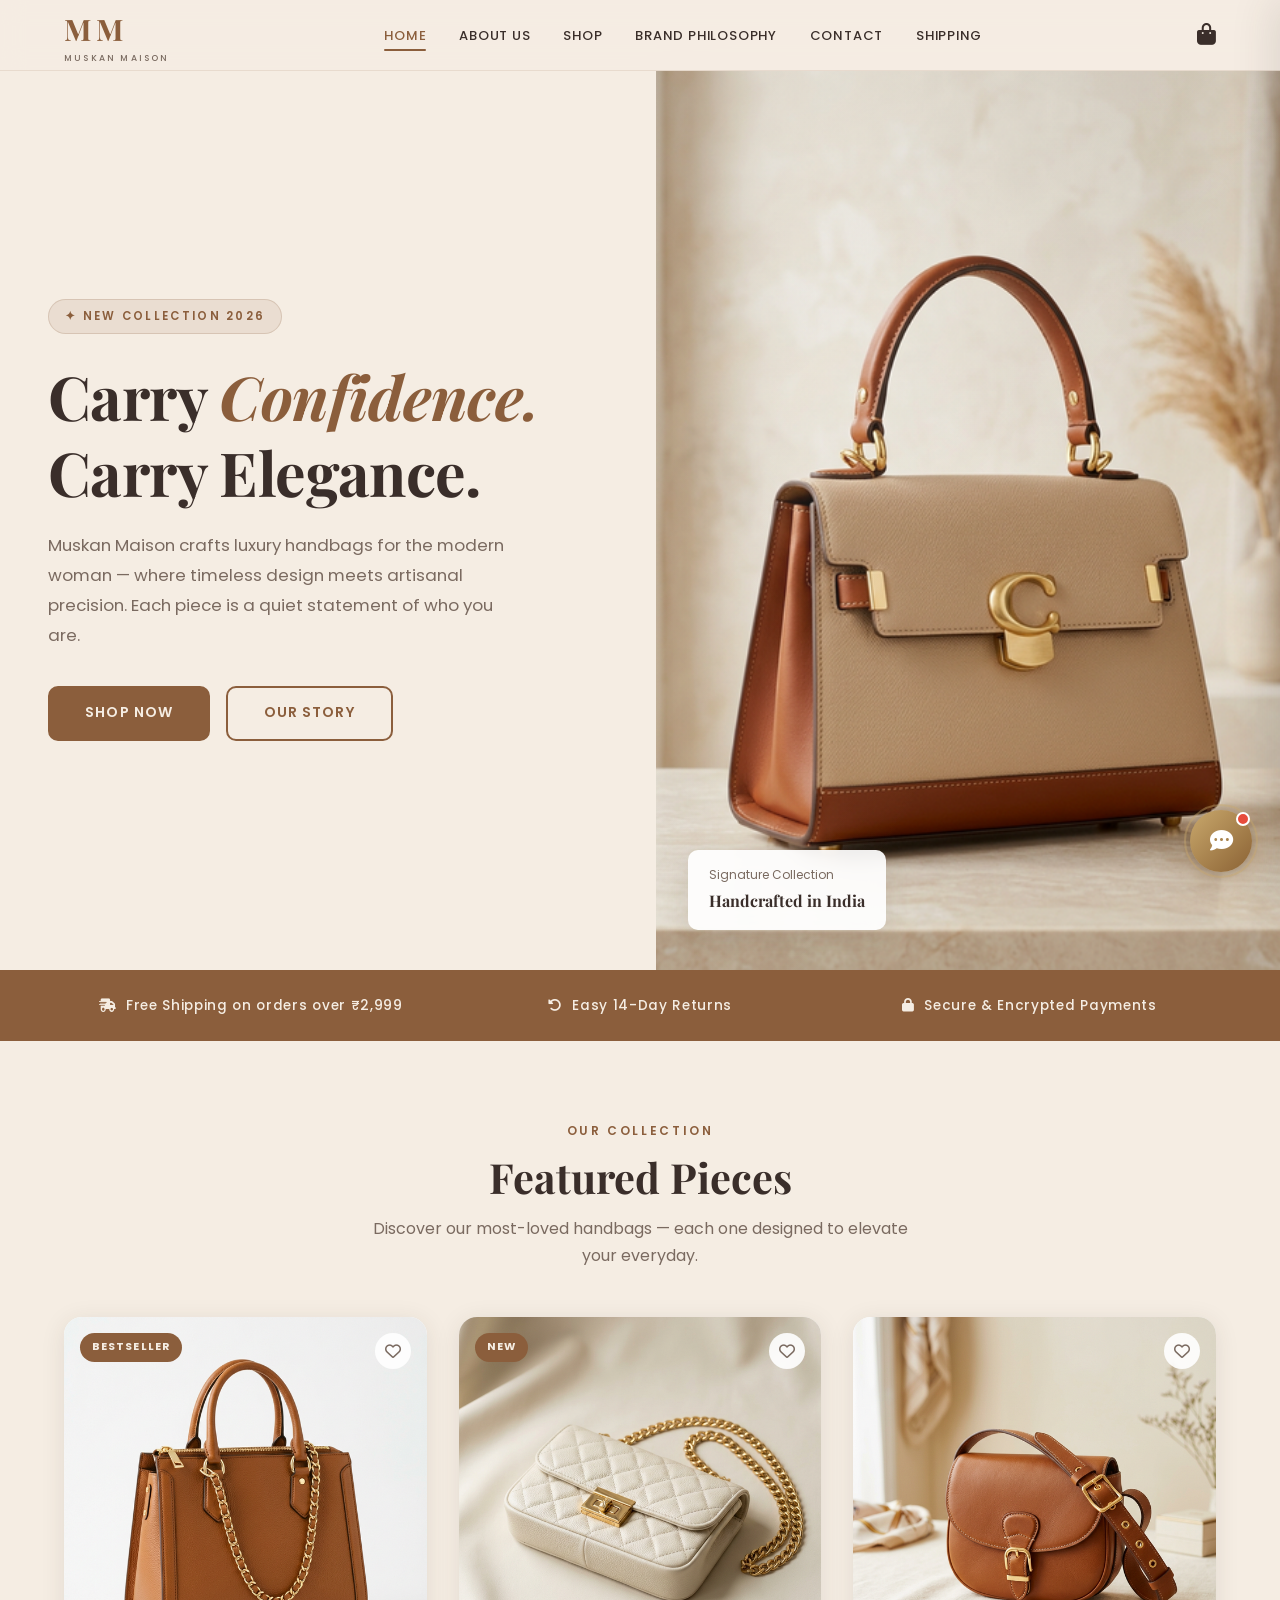
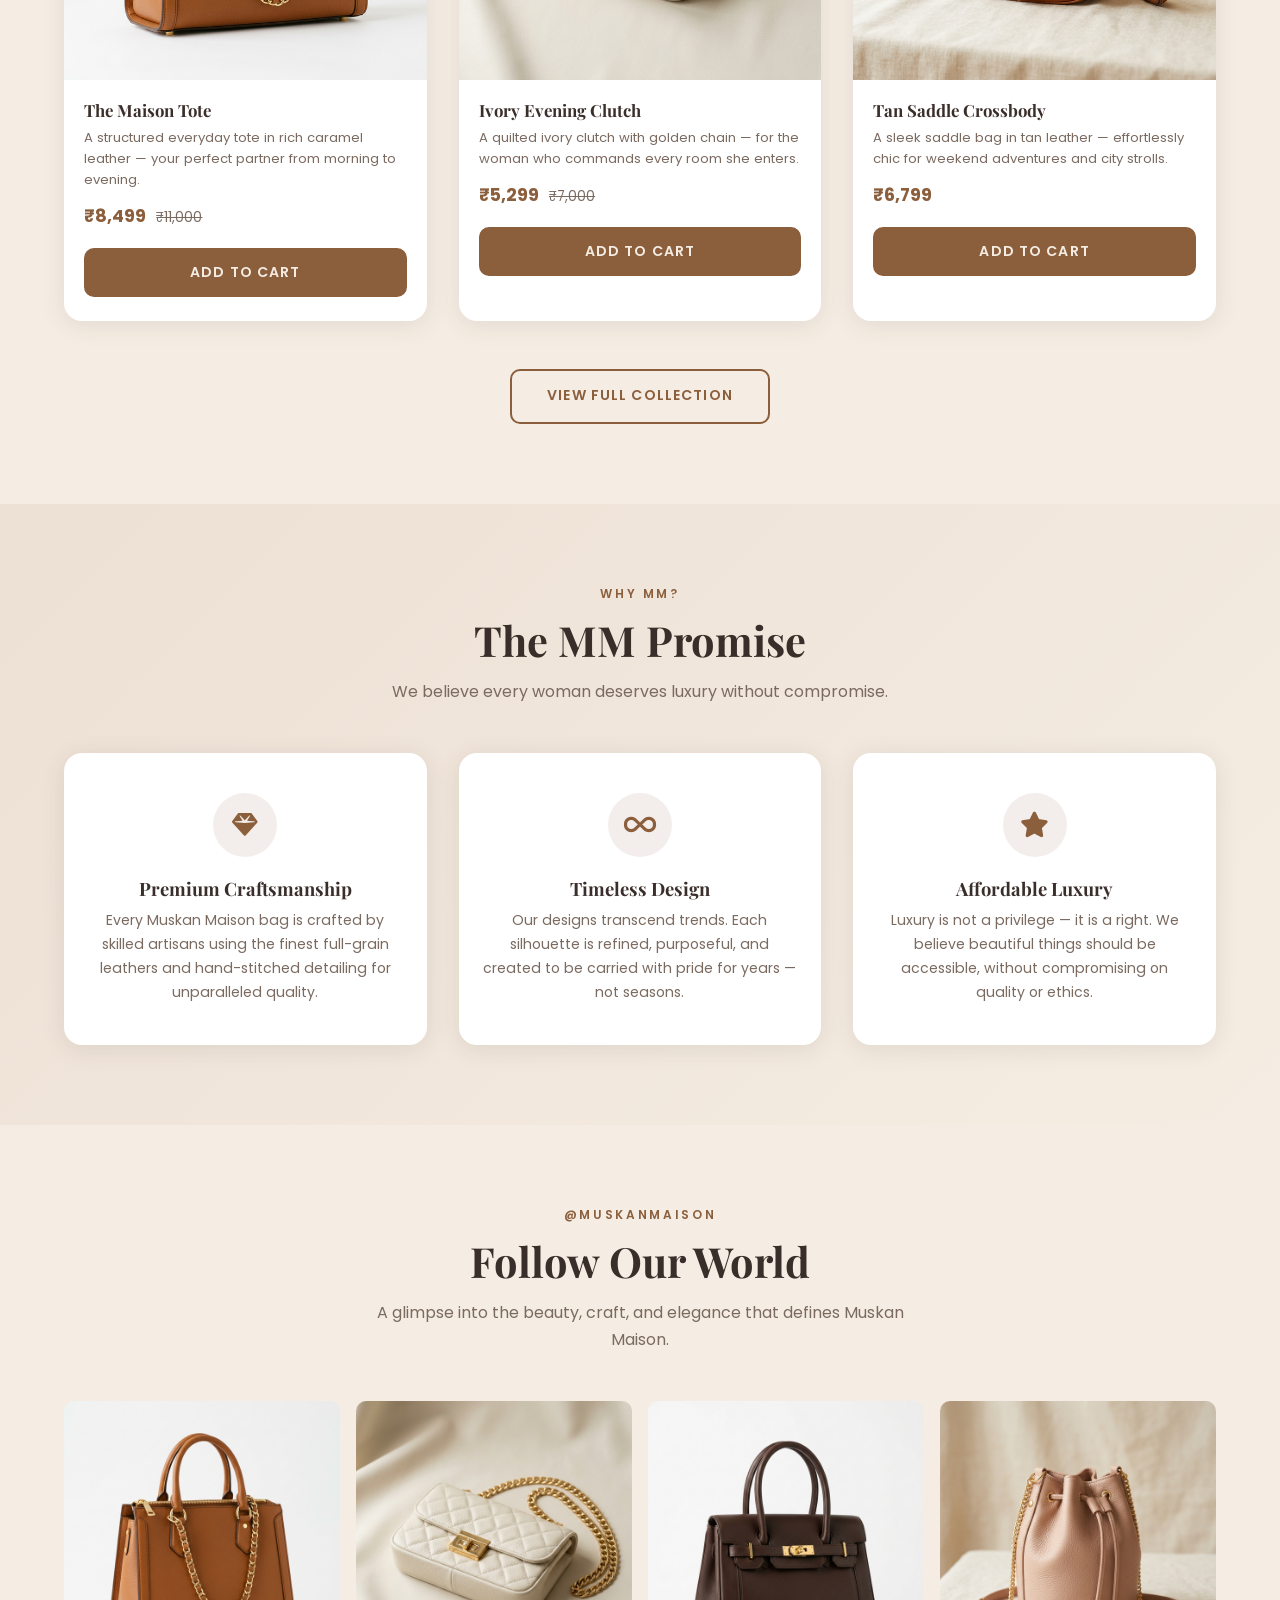
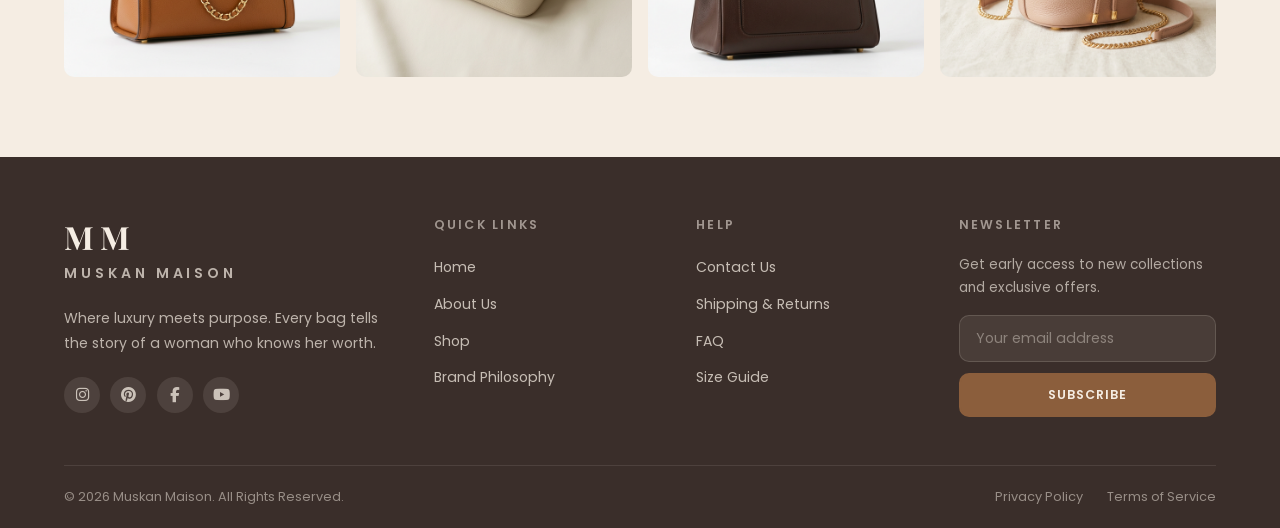
<file: index.html>
<!DOCTYPE html>
<html lang="en">

<head>
  <meta charset="UTF-8" />
  <meta name="viewport" content="width=device-width, initial-scale=1.0" />
  <meta name="description"
    content="MM – Muskan Maison. Luxury handcrafted handbags for the modern woman. Carry Confidence. Carry Elegance." />
  <title>MM – Muskan Maison | Luxury Handbags</title>
  <link rel="stylesheet" href="styles.css" />
  <link rel="stylesheet" href="chatbot.css" />
  <link rel="preconnect" href="https://fonts.googleapis.com" />
  <link
    href="https://fonts.googleapis.com/css2?family=Playfair+Display:ital,wght@0,400;0,600;0,700;1,400;1,600&family=Poppins:wght@300;400;500;600&display=swap"
    rel="stylesheet" />
  <!-- Font Awesome for icons -->
  <link rel="stylesheet" href="https://cdnjs.cloudflare.com/ajax/libs/font-awesome/6.5.0/css/all.min.css"
    crossorigin="anonymous" />
</head>

<body>

  <!-- ======================== NAVBAR ======================== -->
  <nav class="navbar" id="navbar">
    <div class="nav-container">
      <a href="index.html" class="nav-logo">MM<span>Muskan Maison</span></a>

      <ul class="nav-links">
        <li><a href="index.html">Home</a></li>
        <li><a href="about.html">About Us</a></li>
        <li><a href="shop.html">Shop</a></li>
        <li><a href="philosophy.html">Brand Philosophy</a></li>
        <li><a href="contact.html">Contact</a></li>
        <li><a href="shipping.html">Shipping</a></li>
      </ul>

      <div class="nav-actions">
        <button class="cart-btn" id="cartToggle" aria-label="Open Cart">
          <i class="fas fa-shopping-bag"></i>
          <span class="cart-count" style="display:none">0</span>
        </button>
        <button class="hamburger" id="hamburger" aria-label="Menu">
          <span></span><span></span><span></span>
        </button>
      </div>
    </div>
    <div class="mobile-menu" id="mobileMenu">
      <a href="index.html">Home</a>
      <a href="about.html">About Us</a>
      <a href="shop.html">Shop</a>
      <a href="philosophy.html">Brand Philosophy</a>
      <a href="contact.html">Contact</a>
      <a href="shipping.html">Shipping &amp; Returns</a>
    </div>
  </nav>

  <!-- ======================== CART SIDEBAR ======================== -->
  <div class="cart-overlay" id="cartOverlay"></div>
  <aside class="cart-sidebar" id="cartSidebar">
    <div class="cart-header">
      <h3>Your Bag</h3>
      <button class="cart-close" id="cartClose">✕</button>
    </div>
    <div class="cart-items" id="cartItems"></div>
    <div class="cart-footer">
      <div class="cart-total">
        <span>Total</span>
        <strong id="cartTotalAmt">₹0</strong>
      </div>
      <a href="shop.html" class="btn btn-primary" style="display:block;text-align:center;">Checkout</a>
    </div>
  </aside>

  <!-- ======================== HERO ======================== -->
  <section class="hero">
    <div class="hero-content">
      <div class="hero-tag">✦ New Collection 2026</div>
      <h1 class="hero-title">Carry <em>Confidence.</em><br>Carry Elegance.</h1>
      <p class="hero-desc">
        Muskan Maison crafts luxury handbags for the modern woman — where timeless design meets artisanal precision.
        Each piece is a quiet statement of who you are.
      </p>
      <div class="hero-actions">
        <a href="shop.html" class="btn btn-primary">Shop Now</a>
        <a href="about.html" class="btn btn-outline">Our Story</a>
      </div>
    </div>
    <div class="hero-image">
      <img src="images/hero_handbag.png" alt="MM Muskan Maison luxury handbag" />
      <div class="hero-badge">
        <p>Signature Collection</p>
        <strong>Handcrafted in India</strong>
      </div>
    </div>
  </section>

  <!-- ======================== FEATURES STRIP ======================== -->
  <div class="features-strip">
    <div class="container">
      <div class="feature-chip">
        <i class="fas fa-shipping-fast"></i>
        Free Shipping on orders over ₹2,999
      </div>
      <div class="feature-chip">
        <i class="fas fa-undo-alt"></i>
        Easy 14-Day Returns
      </div>
      <div class="feature-chip">
        <i class="fas fa-lock"></i>
        Secure & Encrypted Payments
      </div>
    </div>
  </div>

  <!-- ======================== FEATURED COLLECTION ======================== -->
  <section class="section">
    <div class="container">
      <span class="section-label text-center" style="display:block;">Our Collection</span>
      <h2 class="section-title fade-in">Featured Pieces</h2>
      <p class="section-subtitle fade-in">Discover our most-loved handbags — each one designed to elevate your everyday.
      </p>

      <div class="collection-grid">
        <!-- Product 1 -->
        <div class="product-card fade-in">
          <div class="product-img-wrap">
            <span class="product-badge">Bestseller</span>
            <img src="images/bag_tote.png" alt="The Maison Tote" />
            <button class="product-wishlist" aria-label="Wishlist"><i class="far fa-heart"></i></button>
          </div>
          <div class="product-info">
            <h3>The Maison Tote</h3>
            <p class="product-desc">A structured everyday tote in rich caramel leather — your perfect partner from
              morning to evening.</p>
            <div class="product-price">₹8,499 <del>₹11,000</del></div>
            <button class="btn btn-primary" onclick="addToCart('tote', 'The Maison Tote', 8499, 'images/bag_tote.png')">
              Add to Cart
            </button>
          </div>
        </div>

        <!-- Product 2 -->
        <div class="product-card fade-in">
          <div class="product-img-wrap">
            <span class="product-badge">New</span>
            <img src="images/bag_clutch.png" alt="Ivory Evening Clutch" />
            <button class="product-wishlist" aria-label="Wishlist"><i class="far fa-heart"></i></button>
          </div>
          <div class="product-info">
            <h3>Ivory Evening Clutch</h3>
            <p class="product-desc">A quilted ivory clutch with golden chain — for the woman who commands every room she
              enters.</p>
            <div class="product-price">₹5,299 <del>₹7,000</del></div>
            <button class="btn btn-primary"
              onclick="addToCart('clutch', 'Ivory Evening Clutch', 5299, 'images/bag_clutch.png')">
              Add to Cart
            </button>
          </div>
        </div>

        <!-- Product 3 -->
        <div class="product-card fade-in">
          <div class="product-img-wrap">
            <img src="images/bag_crossbody.png" alt="Tan Saddle Crossbody" />
            <button class="product-wishlist" aria-label="Wishlist"><i class="far fa-heart"></i></button>
          </div>
          <div class="product-info">
            <h3>Tan Saddle Crossbody</h3>
            <p class="product-desc">A sleek saddle bag in tan leather — effortlessly chic for weekend adventures and
              city strolls.</p>
            <div class="product-price">₹6,799</div>
            <button class="btn btn-primary"
              onclick="addToCart('crossbody', 'Tan Saddle Crossbody', 6799, 'images/bag_crossbody.png')">
              Add to Cart
            </button>
          </div>
        </div>
      </div>

      <div class="text-center" style="margin-top:3rem;">
        <a href="shop.html" class="btn btn-outline">View Full Collection</a>
      </div>
    </div>
  </section>

  <!-- ======================== WHY CHOOSE US ======================== -->
  <section class="section why-section">
    <div class="container">
      <span class="section-label text-center" style="display:block;">Why MM?</span>
      <h2 class="section-title fade-in">The MM Promise</h2>
      <p class="section-subtitle fade-in">We believe every woman deserves luxury without compromise.</p>

      <div class="why-grid">
        <div class="why-card fade-in">
          <div class="why-icon"><i class="fas fa-gem"></i></div>
          <h3>Premium Craftsmanship</h3>
          <p>Every Muskan Maison bag is crafted by skilled artisans using the finest full-grain leathers and
            hand-stitched detailing for unparalleled quality.</p>
        </div>
        <div class="why-card fade-in">
          <div class="why-icon"><i class="fas fa-infinity"></i></div>
          <h3>Timeless Design</h3>
          <p>Our designs transcend trends. Each silhouette is refined, purposeful, and created to be carried with pride
            for years — not seasons.</p>
        </div>
        <div class="why-card fade-in">
          <div class="why-icon"><i class="fas fa-star"></i></div>
          <h3>Affordable Luxury</h3>
          <p>Luxury is not a privilege — it is a right. We believe beautiful things should be accessible, without
            compromising on quality or ethics.</p>
        </div>
      </div>
    </div>
  </section>

  <!-- ======================== INSTAGRAM PREVIEW ======================== -->
  <section class="section insta-section">
    <div class="container">
      <span class="section-label text-center" style="display:block;">@MuskanMaison</span>
      <h2 class="section-title fade-in">Follow Our World</h2>
      <p class="section-subtitle fade-in">A glimpse into the beauty, craft, and elegance that defines Muskan Maison.</p>
      <div class="insta-grid">
        <div class="insta-item fade-in">
          <img src="images/bag_tote.png" alt="Maison Tote" />
          <div class="insta-overlay"><i class="fab fa-instagram"></i></div>
        </div>
        <div class="insta-item fade-in">
          <img src="images/bag_clutch.png" alt="Ivory Clutch" />
          <div class="insta-overlay"><i class="fab fa-instagram"></i></div>
        </div>
        <div class="insta-item fade-in">
          <img src="images/bag_satchel.png" alt="Mocha Satchel" />
          <div class="insta-overlay"><i class="fab fa-instagram"></i></div>
        </div>
        <div class="insta-item fade-in">
          <img src="images/bag_mini.png" alt="Mini Bucket" />
          <div class="insta-overlay"><i class="fab fa-instagram"></i></div>
        </div>
      </div>
    </div>
  </section>

  <!-- ======================== FOOTER ======================== -->
  <footer class="footer">
    <div class="container">
      <div class="footer-grid">
        <div class="footer-brand">
          <h2>MM</h2>
          <p class="footer-brand-sub">Muskan Maison</p>
          <p>Where luxury meets purpose. Every bag tells the story of a woman who knows her worth.</p>
          <div class="footer-social">
            <a href="#" aria-label="Instagram"><i class="fab fa-instagram"></i></a>
            <a href="#" aria-label="Pinterest"><i class="fab fa-pinterest"></i></a>
            <a href="#" aria-label="Facebook"><i class="fab fa-facebook-f"></i></a>
            <a href="#" aria-label="YouTube"><i class="fab fa-youtube"></i></a>
          </div>
        </div>

        <div class="footer-col">
          <h4>Quick Links</h4>
          <ul>
            <li><a href="index.html">Home</a></li>
            <li><a href="about.html">About Us</a></li>
            <li><a href="shop.html">Shop</a></li>
            <li><a href="philosophy.html">Brand Philosophy</a></li>
          </ul>
        </div>

        <div class="footer-col">
          <h4>Help</h4>
          <ul>
            <li><a href="contact.html">Contact Us</a></li>
            <li><a href="shipping.html">Shipping & Returns</a></li>
            <li><a href="shipping.html#faq">FAQ</a></li>
            <li><a href="#">Size Guide</a></li>
          </ul>
        </div>

        <div class="footer-col">
          <h4>Newsletter</h4>
          <p style="font-size:0.85rem;color:rgba(245,237,227,0.65);margin-bottom:1rem;">Get early access to new
            collections and exclusive offers.</p>
          <form class="footer-newsletter newsletter-form">
            <input type="email" placeholder="Your email address" required />
            <button type="submit" class="btn btn-primary">Subscribe</button>
          </form>
        </div>
      </div>

      <div class="footer-bottom">
        <p>© 2026 Muskan Maison. All Rights Reserved.</p>
        <div class="footer-legal">
          <a href="#">Privacy Policy</a>
          <a href="#">Terms of Service</a>
        </div>
      </div>
    </div>
  </footer>

  <script src="script.js"></script>
  <!-- MM Floating Chatbot Widget -->
  <script src="chatbot.js" defer></script>
</body>

</html>
</file>
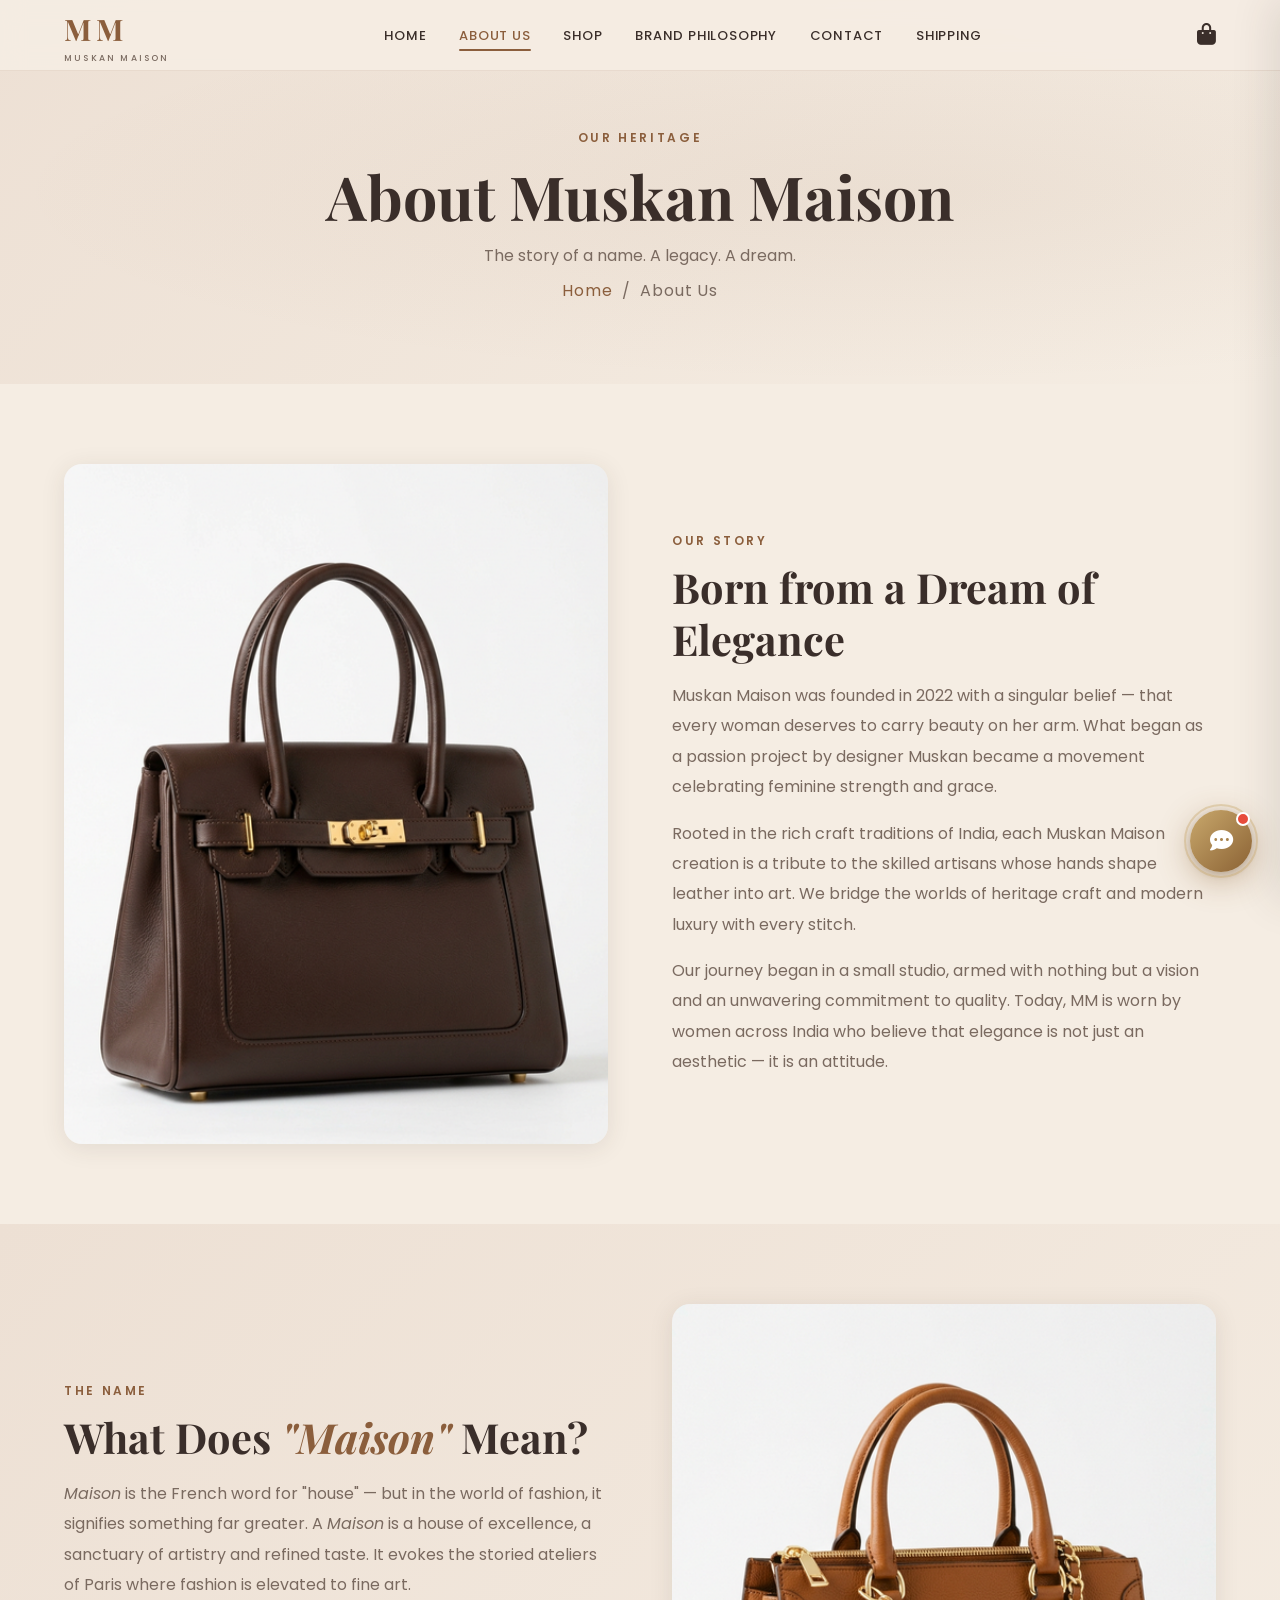
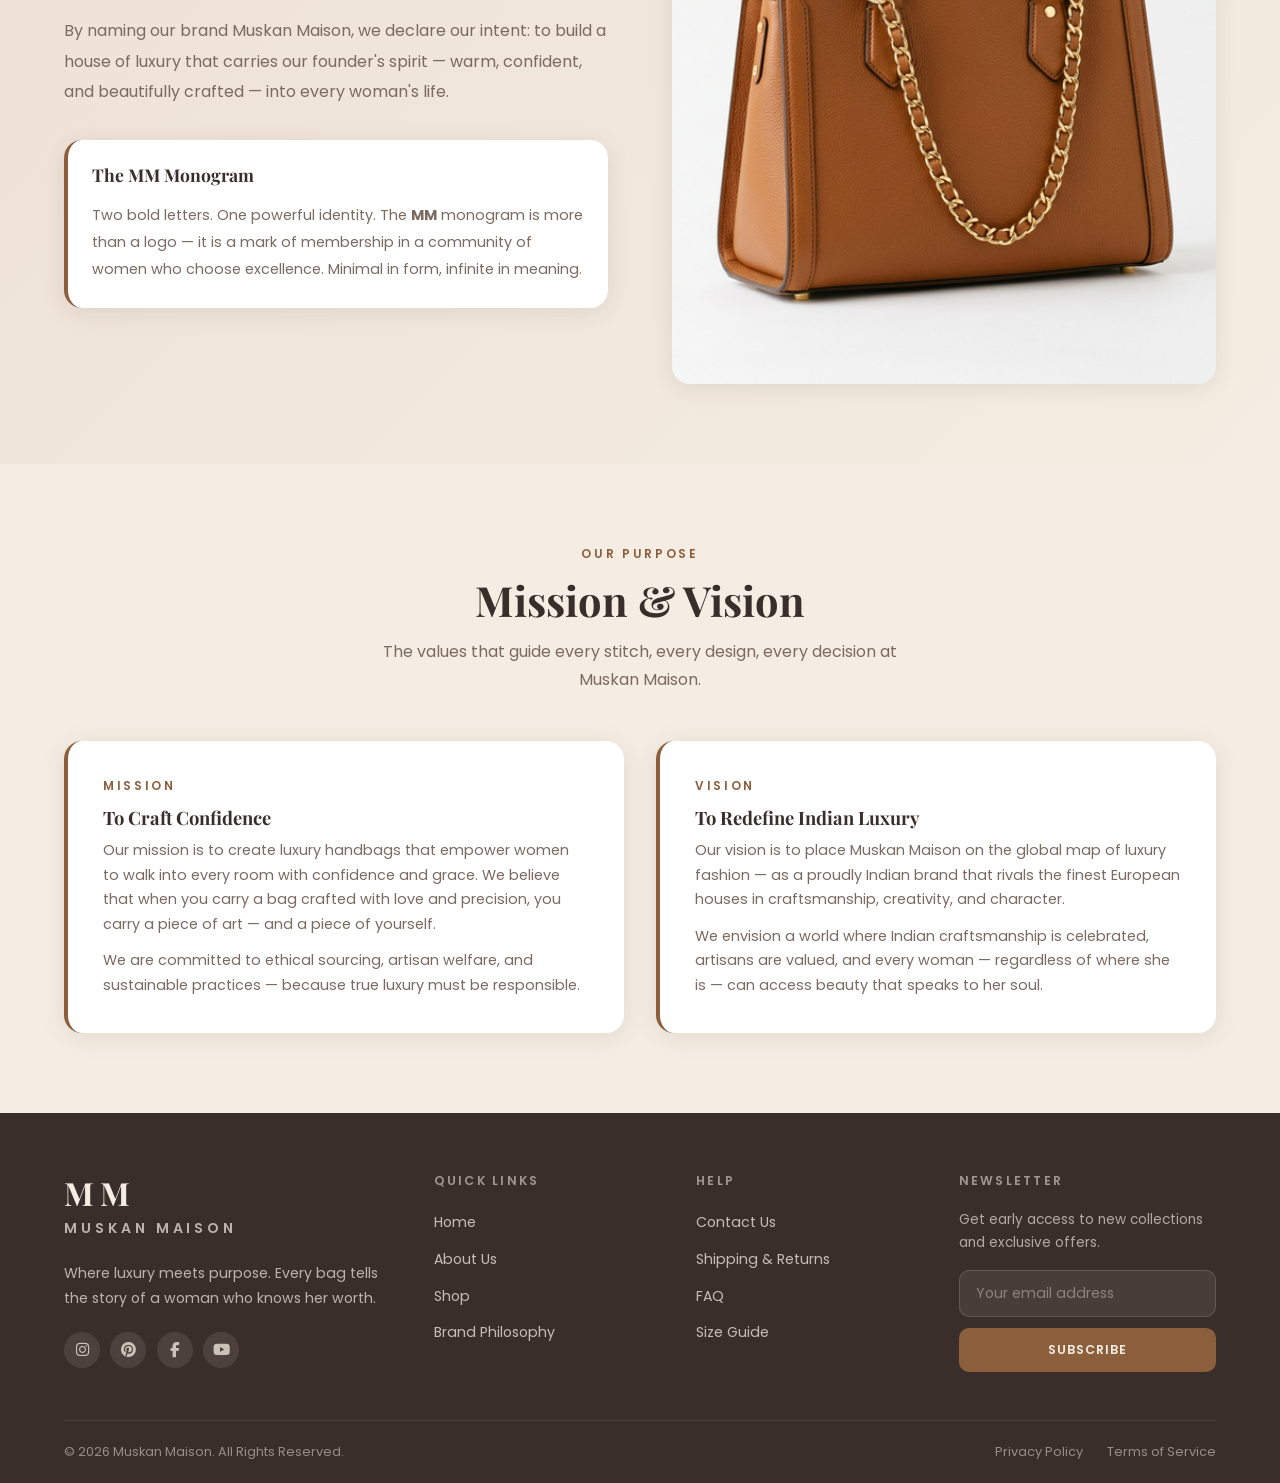
<file: about.html>
<!DOCTYPE html>
<html lang="en">

<head>
    <meta charset="UTF-8" />
    <meta name="viewport" content="width=device-width, initial-scale=1.0" />
    <meta name="description"
        content="Learn the story behind MM – Muskan Maison. Our heritage, mission, and vision for luxury that empowers women." />
    <title>About Us | MM – Muskan Maison</title>
    <link rel="stylesheet" href="styles.css" />
    <link rel="stylesheet" href="chatbot.css" />
    <link rel="preconnect" href="https://fonts.googleapis.com" />
    <link
        href="https://fonts.googleapis.com/css2?family=Playfair+Display:ital,wght@0,400;0,600;0,700;1,400;1,600&family=Poppins:wght@300;400;500;600&display=swap"
        rel="stylesheet" />
    <link rel="stylesheet" href="https://cdnjs.cloudflare.com/ajax/libs/font-awesome/6.5.0/css/all.min.css"
        crossorigin="anonymous" />
</head>

<body>

    <!-- NAVBAR -->
    <nav class="navbar" id="navbar">
        <div class="nav-container">
            <a href="index.html" class="nav-logo">MM<span>Muskan Maison</span></a>
            <ul class="nav-links">
                <li><a href="index.html">Home</a></li>
                <li><a href="about.html">About Us</a></li>
                <li><a href="shop.html">Shop</a></li>
                <li><a href="philosophy.html">Brand Philosophy</a></li>
                <li><a href="contact.html">Contact</a></li>
                <li><a href="shipping.html">Shipping</a></li>
            </ul>
            <div class="nav-actions">
                <button class="cart-btn" id="cartToggle" aria-label="Open Cart">
                    <i class="fas fa-shopping-bag"></i>
                    <span class="cart-count" style="display:none">0</span>
                </button>
                <button class="hamburger" id="hamburger"
                    aria-label="Menu"><span></span><span></span><span></span></button>
            </div>
        </div>
        <div class="mobile-menu" id="mobileMenu">
            <a href="index.html">Home</a><a href="about.html">About Us</a>
            <a href="shop.html">Shop</a><a href="philosophy.html">Brand Philosophy</a>
            <a href="contact.html">Contact</a><a href="shipping.html">Shipping &amp; Returns</a>
        </div>
    </nav>

    <!-- CART SIDEBAR -->
    <div class="cart-overlay" id="cartOverlay"></div>
    <aside class="cart-sidebar" id="cartSidebar">
        <div class="cart-header">
            <h3>Your Bag</h3><button class="cart-close" id="cartClose">✕</button>
        </div>
        <div class="cart-items" id="cartItems"></div>
        <div class="cart-footer">
            <div class="cart-total"><span>Total</span><strong id="cartTotalAmt">₹0</strong></div>
            <a href="shop.html" class="btn btn-primary" style="display:block;text-align:center;">Checkout</a>
        </div>
    </aside>

    <!-- PAGE HERO -->
    <div class="page-hero">
        <div class="container">
            <span class="section-label">Our Heritage</span>
            <h1>About Muskan Maison</h1>
            <p>The story of a name. A legacy. A dream.</p>
            <p class="breadcrumb"><a href="index.html">Home</a> &nbsp;/&nbsp; About Us</p>
        </div>
    </div>

    <!-- BRAND STORY -->
    <section class="section">
        <div class="container">
            <div class="about-block fade-in">
                <div class="about-img">
                    <img src="images/bag_satchel.png" alt="MM brand story" />
                </div>
                <div class="about-text">
                    <span class="section-label">Our Story</span>
                    <h2>Born from a Dream of Elegance</h2>
                    <p>Muskan Maison was founded in 2022 with a singular belief — that every woman deserves to carry
                        beauty on her arm. What began as a passion project by designer Muskan became a movement
                        celebrating feminine strength and grace.</p>
                    <p>Rooted in the rich craft traditions of India, each Muskan Maison creation is a tribute to the
                        skilled artisans whose hands shape leather into art. We bridge the worlds of heritage craft and
                        modern luxury with every stitch.</p>
                    <p>Our journey began in a small studio, armed with nothing but a vision and an unwavering commitment
                        to quality. Today, MM is worn by women across India who believe that elegance is not just an
                        aesthetic — it is an attitude.</p>
                </div>
            </div>
        </div>
    </section>

    <!-- MAISON MEANING -->
    <section class="section" style="background:linear-gradient(135deg,var(--cream-dark) 0%,var(--cream) 100%);">
        <div class="container">
            <div class="about-block reverse fade-in">
                <div class="about-img">
                    <img src="images/bag_tote.png" alt="MM monogram meaning" />
                </div>
                <div class="about-text">
                    <span class="section-label">The Name</span>
                    <h2>What Does <em style="font-style:italic;color:var(--mocha);">"Maison"</em> Mean?</h2>
                    <p><em>Maison</em> is the French word for "house" — but in the world of fashion, it signifies
                        something far greater. A <em>Maison</em> is a house of excellence, a sanctuary of artistry and
                        refined taste. It evokes the storied ateliers of Paris where fashion is elevated to fine art.
                    </p>
                    <p>By naming our brand Muskan Maison, we declare our intent: to build a house of luxury that carries
                        our founder's spirit — warm, confident, and beautifully crafted — into every woman's life.</p>

                    <div
                        style="margin-top:2rem;padding:1.5rem;background:var(--white);border-radius:var(--radius-lg);border-left:4px solid var(--mocha);box-shadow:var(--shadow);">
                        <h3 style="font-size:1.1rem;margin-bottom:0.5rem;">The MM Monogram</h3>
                        <p style="font-size:0.9rem;">Two bold letters. One powerful identity. The <strong>MM</strong>
                            monogram is more than a logo — it is a mark of membership in a community of women who choose
                            excellence. Minimal in form, infinite in meaning.</p>
                    </div>
                </div>
            </div>
        </div>
    </section>

    <!-- MISSION & VISION -->
    <section class="section">
        <div class="container">
            <span class="section-label text-center" style="display:block;">Our Purpose</span>
            <h2 class="section-title fade-in">Mission & Vision</h2>
            <p class="section-subtitle fade-in">The values that guide every stitch, every design, every decision at
                Muskan Maison.</p>

            <div class="mission-grid">
                <div class="mission-card fade-in">
                    <span class="section-label">Mission</span>
                    <h3>To Craft Confidence</h3>
                    <p>Our mission is to create luxury handbags that empower women to walk into every room with
                        confidence and grace. We believe that when you carry a bag crafted with love and precision, you
                        carry a piece of art — and a piece of yourself.</p>
                    <p style="margin-top:0.75rem;">We are committed to ethical sourcing, artisan welfare, and
                        sustainable practices — because true luxury must be responsible.</p>
                </div>
                <div class="mission-card fade-in">
                    <span class="section-label">Vision</span>
                    <h3>To Redefine Indian Luxury</h3>
                    <p>Our vision is to place Muskan Maison on the global map of luxury fashion — as a proudly Indian
                        brand that rivals the finest European houses in craftsmanship, creativity, and character.</p>
                    <p style="margin-top:0.75rem;">We envision a world where Indian craftsmanship is celebrated,
                        artisans are valued, and every woman — regardless of where she is — can access beauty that
                        speaks to her soul.</p>
                </div>
            </div>
        </div>
    </section>

    <!-- FOOTER -->
    <footer class="footer">
        <div class="container">
            <div class="footer-grid">
                <div class="footer-brand">
                    <h2>MM</h2>
                    <p class="footer-brand-sub">Muskan Maison</p>
                    <p>Where luxury meets purpose. Every bag tells the story of a woman who knows her worth.</p>
                    <div class="footer-social">
                        <a href="#" aria-label="Instagram"><i class="fab fa-instagram"></i></a>
                        <a href="#" aria-label="Pinterest"><i class="fab fa-pinterest"></i></a>
                        <a href="#" aria-label="Facebook"><i class="fab fa-facebook-f"></i></a>
                        <a href="#" aria-label="YouTube"><i class="fab fa-youtube"></i></a>
                    </div>
                </div>
                <div class="footer-col">
                    <h4>Quick Links</h4>
                    <ul>
                        <li><a href="index.html">Home</a></li>
                        <li><a href="about.html">About Us</a></li>
                        <li><a href="shop.html">Shop</a></li>
                        <li><a href="philosophy.html">Brand Philosophy</a></li>
                    </ul>
                </div>
                <div class="footer-col">
                    <h4>Help</h4>
                    <ul>
                        <li><a href="contact.html">Contact Us</a></li>
                        <li><a href="shipping.html">Shipping & Returns</a></li>
                        <li><a href="shipping.html#faq">FAQ</a></li>
                        <li><a href="#">Size Guide</a></li>
                    </ul>
                </div>
                <div class="footer-col">
                    <h4>Newsletter</h4>
                    <p style="font-size:0.85rem;color:rgba(245,237,227,0.65);margin-bottom:1rem;">Get early access to
                        new collections and exclusive offers.</p>
                    <form class="footer-newsletter newsletter-form">
                        <input type="email" placeholder="Your email address" required />
                        <button type="submit" class="btn btn-primary">Subscribe</button>
                    </form>
                </div>
            </div>
            <div class="footer-bottom">
                <p>© 2026 Muskan Maison. All Rights Reserved.</p>
                <div class="footer-legal"><a href="#">Privacy Policy</a><a href="#">Terms of Service</a></div>
            </div>
        </div>
    </footer>

    <script src="script.js"></script>
    <!-- MM Floating Chatbot Widget -->
    <script src="chatbot.js" defer></script>
</body>

</html>
</file>
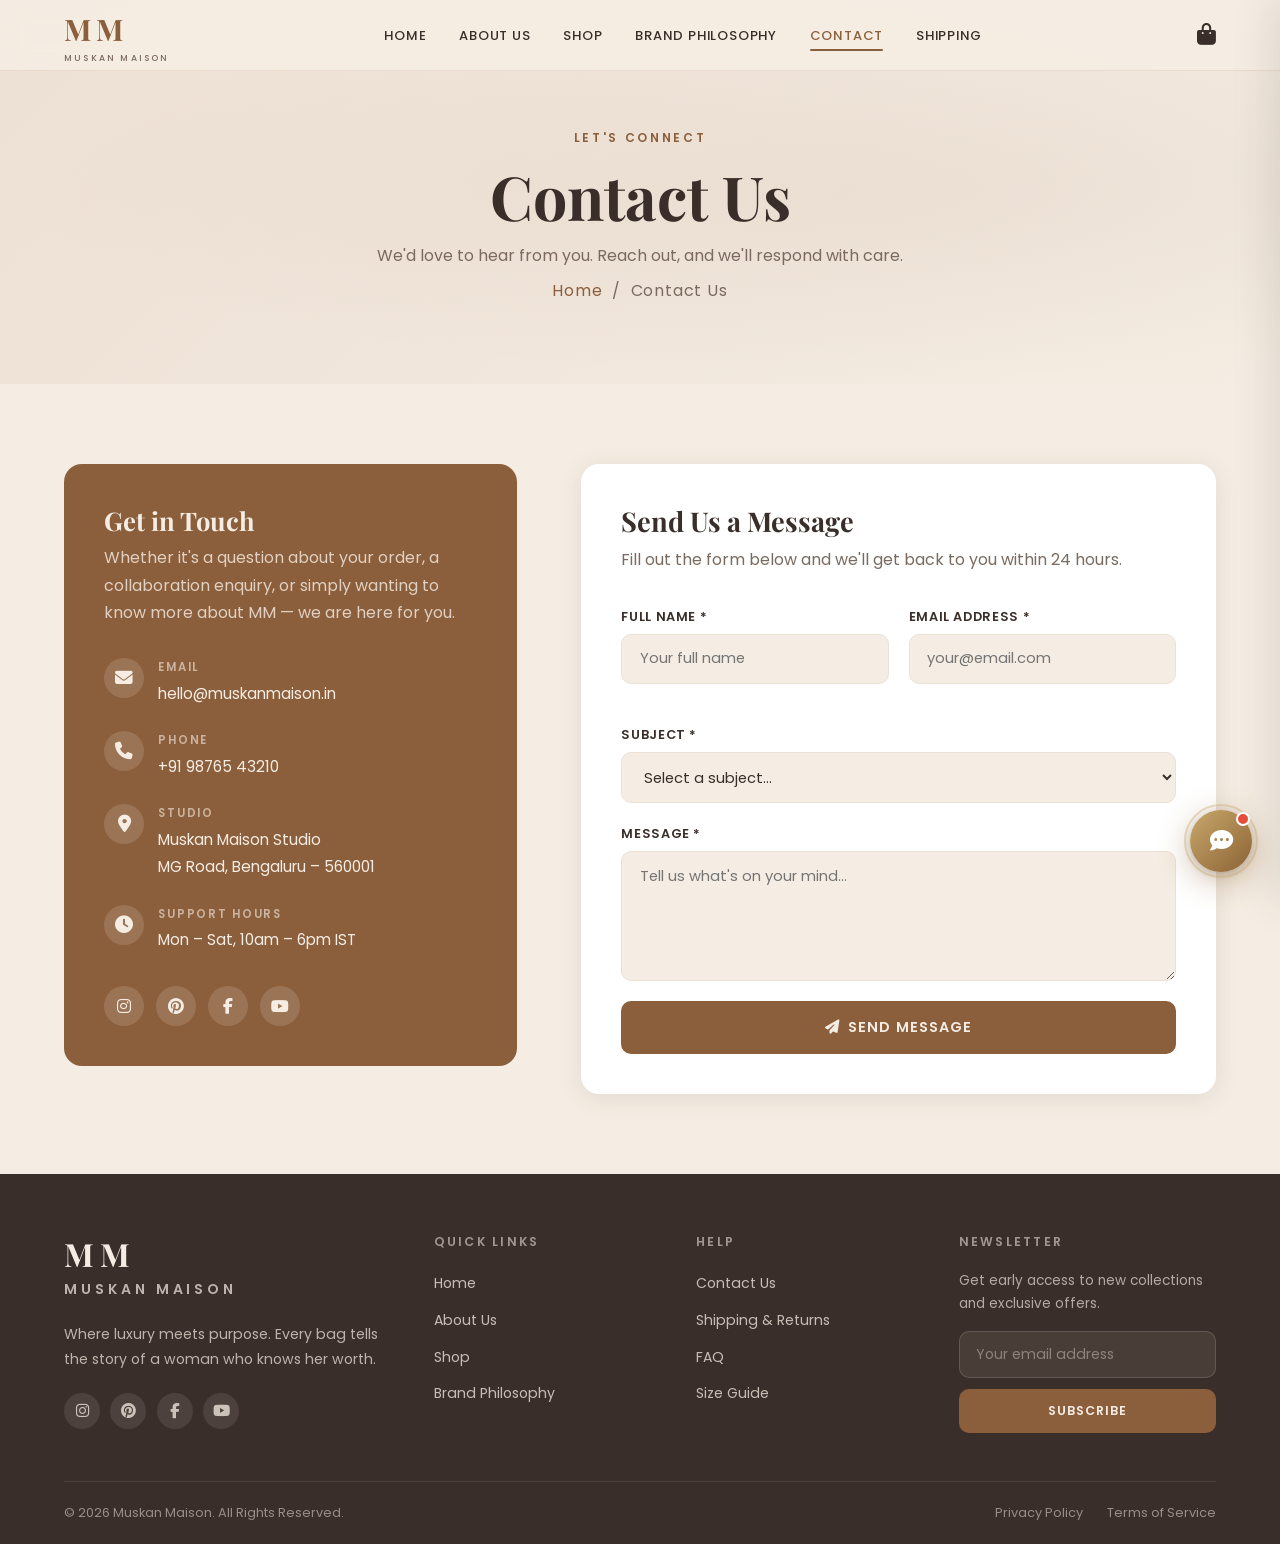
<file: contact.html>
<!DOCTYPE html>
<html lang="en">

<head>
    <meta charset="UTF-8" />
    <meta name="viewport" content="width=device-width, initial-scale=1.0" />
    <meta name="description"
        content="Contact MM – Muskan Maison. Get in touch with us for inquiries, orders, and collaborations." />
    <title>Contact Us | MM – Muskan Maison</title>
    <link rel="stylesheet" href="styles.css" />
    <link rel="stylesheet" href="chatbot.css" />
    <link rel="preconnect" href="https://fonts.googleapis.com" />
    <link
        href="https://fonts.googleapis.com/css2?family=Playfair+Display:ital,wght@0,400;0,600;0,700;1,400;1,600&family=Poppins:wght@300;400;500;600&display=swap"
        rel="stylesheet" />
    <link rel="stylesheet" href="https://cdnjs.cloudflare.com/ajax/libs/font-awesome/6.5.0/css/all.min.css"
        crossorigin="anonymous" />
</head>

<body>

    <!-- NAVBAR -->
    <nav class="navbar" id="navbar">
        <div class="nav-container">
            <a href="index.html" class="nav-logo">MM<span>Muskan Maison</span></a>
            <ul class="nav-links">
                <li><a href="index.html">Home</a></li>
                <li><a href="about.html">About Us</a></li>
                <li><a href="shop.html">Shop</a></li>
                <li><a href="philosophy.html">Brand Philosophy</a></li>
                <li><a href="contact.html">Contact</a></li>
                <li><a href="shipping.html">Shipping</a></li>
            </ul>
            <div class="nav-actions">
                <button class="cart-btn" id="cartToggle" aria-label="Open Cart">
                    <i class="fas fa-shopping-bag"></i>
                    <span class="cart-count" style="display:none">0</span>
                </button>
                <button class="hamburger" id="hamburger"
                    aria-label="Menu"><span></span><span></span><span></span></button>
            </div>
        </div>
        <div class="mobile-menu" id="mobileMenu">
            <a href="index.html">Home</a><a href="about.html">About Us</a>
            <a href="shop.html">Shop</a><a href="philosophy.html">Brand Philosophy</a>
            <a href="contact.html">Contact</a><a href="shipping.html">Shipping &amp; Returns</a>
        </div>
    </nav>

    <!-- CART SIDEBAR -->
    <div class="cart-overlay" id="cartOverlay"></div>
    <aside class="cart-sidebar" id="cartSidebar">
        <div class="cart-header">
            <h3>Your Bag</h3><button class="cart-close" id="cartClose">✕</button>
        </div>
        <div class="cart-items" id="cartItems"></div>
        <div class="cart-footer">
            <div class="cart-total"><span>Total</span><strong id="cartTotalAmt">₹0</strong></div>
            <a href="shop.html" class="btn btn-primary" style="display:block;text-align:center;">Checkout</a>
        </div>
    </aside>

    <!-- PAGE HERO -->
    <div class="page-hero">
        <div class="container">
            <span class="section-label">Let's Connect</span>
            <h1>Contact Us</h1>
            <p>We'd love to hear from you. Reach out, and we'll respond with care.</p>
            <p class="breadcrumb"><a href="index.html">Home</a> &nbsp;/&nbsp; Contact Us</p>
        </div>
    </div>

    <!-- CONTACT SECTION -->
    <section class="section">
        <div class="container">
            <div class="contact-grid">

                <!-- Info Card -->
                <div class="contact-info-card fade-in">
                    <h2>Get in Touch</h2>
                    <p>Whether it's a question about your order, a collaboration enquiry, or simply wanting to know more
                        about MM — we are here for you.</p>

                    <div class="contact-detail">
                        <div class="contact-detail-icon"><i class="fas fa-envelope"></i></div>
                        <div class="contact-detail-text">
                            <label>Email</label>
                            <span>hello@muskanmaison.in</span>
                        </div>
                    </div>

                    <div class="contact-detail">
                        <div class="contact-detail-icon"><i class="fas fa-phone"></i></div>
                        <div class="contact-detail-text">
                            <label>Phone</label>
                            <span>+91 98765 43210</span>
                        </div>
                    </div>

                    <div class="contact-detail">
                        <div class="contact-detail-icon"><i class="fas fa-map-marker-alt"></i></div>
                        <div class="contact-detail-text">
                            <label>Studio</label>
                            <span>Muskan Maison Studio<br>MG Road, Bengaluru – 560001</span>
                        </div>
                    </div>

                    <div class="contact-detail">
                        <div class="contact-detail-icon"><i class="fas fa-clock"></i></div>
                        <div class="contact-detail-text">
                            <label>Support Hours</label>
                            <span>Mon – Sat, 10am – 6pm IST</span>
                        </div>
                    </div>

                    <div class="social-links" style="margin-top:2rem;">
                        <a href="#" class="social-link" aria-label="Instagram"><i class="fab fa-instagram"></i></a>
                        <a href="#" class="social-link" aria-label="Pinterest"><i class="fab fa-pinterest"></i></a>
                        <a href="#" class="social-link" aria-label="Facebook"><i class="fab fa-facebook-f"></i></a>
                        <a href="#" class="social-link" aria-label="YouTube"><i class="fab fa-youtube"></i></a>
                    </div>
                </div>

                <!-- Contact Form -->
                <div class="contact-form-wrap fade-in">
                    <h2>Send Us a Message</h2>
                    <p>Fill out the form below and we'll get back to you within 24 hours.</p>

                    <form id="contactForm" novalidate>
                        <div class="form-grid">
                            <div class="form-group">
                                <label for="name">Full Name *</label>
                                <input type="text" id="name" name="name" placeholder="Your full name" />
                                <span class="error-msg" id="nameError"></span>
                            </div>
                            <div class="form-group">
                                <label for="email">Email Address *</label>
                                <input type="email" id="email" name="email" placeholder="your@email.com" />
                                <span class="error-msg" id="emailError"></span>
                            </div>
                        </div>

                        <div class="form-group">
                            <label for="subject">Subject *</label>
                            <select id="subject" name="subject">
                                <option value="">Select a subject…</option>
                                <option value="order">Order Enquiry</option>
                                <option value="product">Product Question</option>
                                <option value="return">Return / Refund</option>
                                <option value="collab">Collaboration</option>
                                <option value="other">Other</option>
                            </select>
                            <span class="error-msg" id="subjectError"></span>
                        </div>

                        <div class="form-group">
                            <label for="message">Message *</label>
                            <textarea id="message" name="message" placeholder="Tell us what's on your mind…"></textarea>
                            <span class="error-msg" id="messageError"></span>
                        </div>

                        <button type="submit" class="btn btn-primary" style="width:100%;font-size:0.9rem;">
                            <i class="fas fa-paper-plane" style="margin-right:0.5rem;"></i>Send Message
                        </button>

                        <div class="success-msg" id="successMsg">
                            <i class="fas fa-check-circle" style="margin-right:0.5rem;"></i>
                            Thank you for reaching out! We'll be in touch within 24 hours.
                        </div>
                    </form>
                </div>

            </div>
        </div>
    </section>

    <!-- FOOTER -->
    <footer class="footer">
        <div class="container">
            <div class="footer-grid">
                <div class="footer-brand">
                    <h2>MM</h2>
                    <p class="footer-brand-sub">Muskan Maison</p>
                    <p>Where luxury meets purpose. Every bag tells the story of a woman who knows her worth.</p>
                    <div class="footer-social">
                        <a href="#" aria-label="Instagram"><i class="fab fa-instagram"></i></a>
                        <a href="#" aria-label="Pinterest"><i class="fab fa-pinterest"></i></a>
                        <a href="#" aria-label="Facebook"><i class="fab fa-facebook-f"></i></a>
                        <a href="#" aria-label="YouTube"><i class="fab fa-youtube"></i></a>
                    </div>
                </div>
                <div class="footer-col">
                    <h4>Quick Links</h4>
                    <ul>
                        <li><a href="index.html">Home</a></li>
                        <li><a href="about.html">About Us</a></li>
                        <li><a href="shop.html">Shop</a></li>
                        <li><a href="philosophy.html">Brand Philosophy</a></li>
                    </ul>
                </div>
                <div class="footer-col">
                    <h4>Help</h4>
                    <ul>
                        <li><a href="contact.html">Contact Us</a></li>
                        <li><a href="shipping.html">Shipping &amp; Returns</a></li>
                        <li><a href="shipping.html#faq">FAQ</a></li>
                        <li><a href="#">Size Guide</a></li>
                    </ul>
                </div>
                <div class="footer-col">
                    <h4>Newsletter</h4>
                    <p style="font-size:0.85rem;color:rgba(245,237,227,0.65);margin-bottom:1rem;">Get early access to
                        new collections and exclusive offers.</p>
                    <form class="footer-newsletter newsletter-form">
                        <input type="email" placeholder="Your email address" required />
                        <button type="submit" class="btn btn-primary">Subscribe</button>
                    </form>
                </div>
            </div>
            <div class="footer-bottom">
                <p>© 2026 Muskan Maison. All Rights Reserved.</p>
                <div class="footer-legal"><a href="#">Privacy Policy</a><a href="#">Terms of Service</a></div>
            </div>
        </div>
    </footer>

    <script src="script.js"></script>
    <!-- MM Floating Chatbot Widget -->
    <script src="chatbot.js" defer></script>
</body>

</html>
</file>
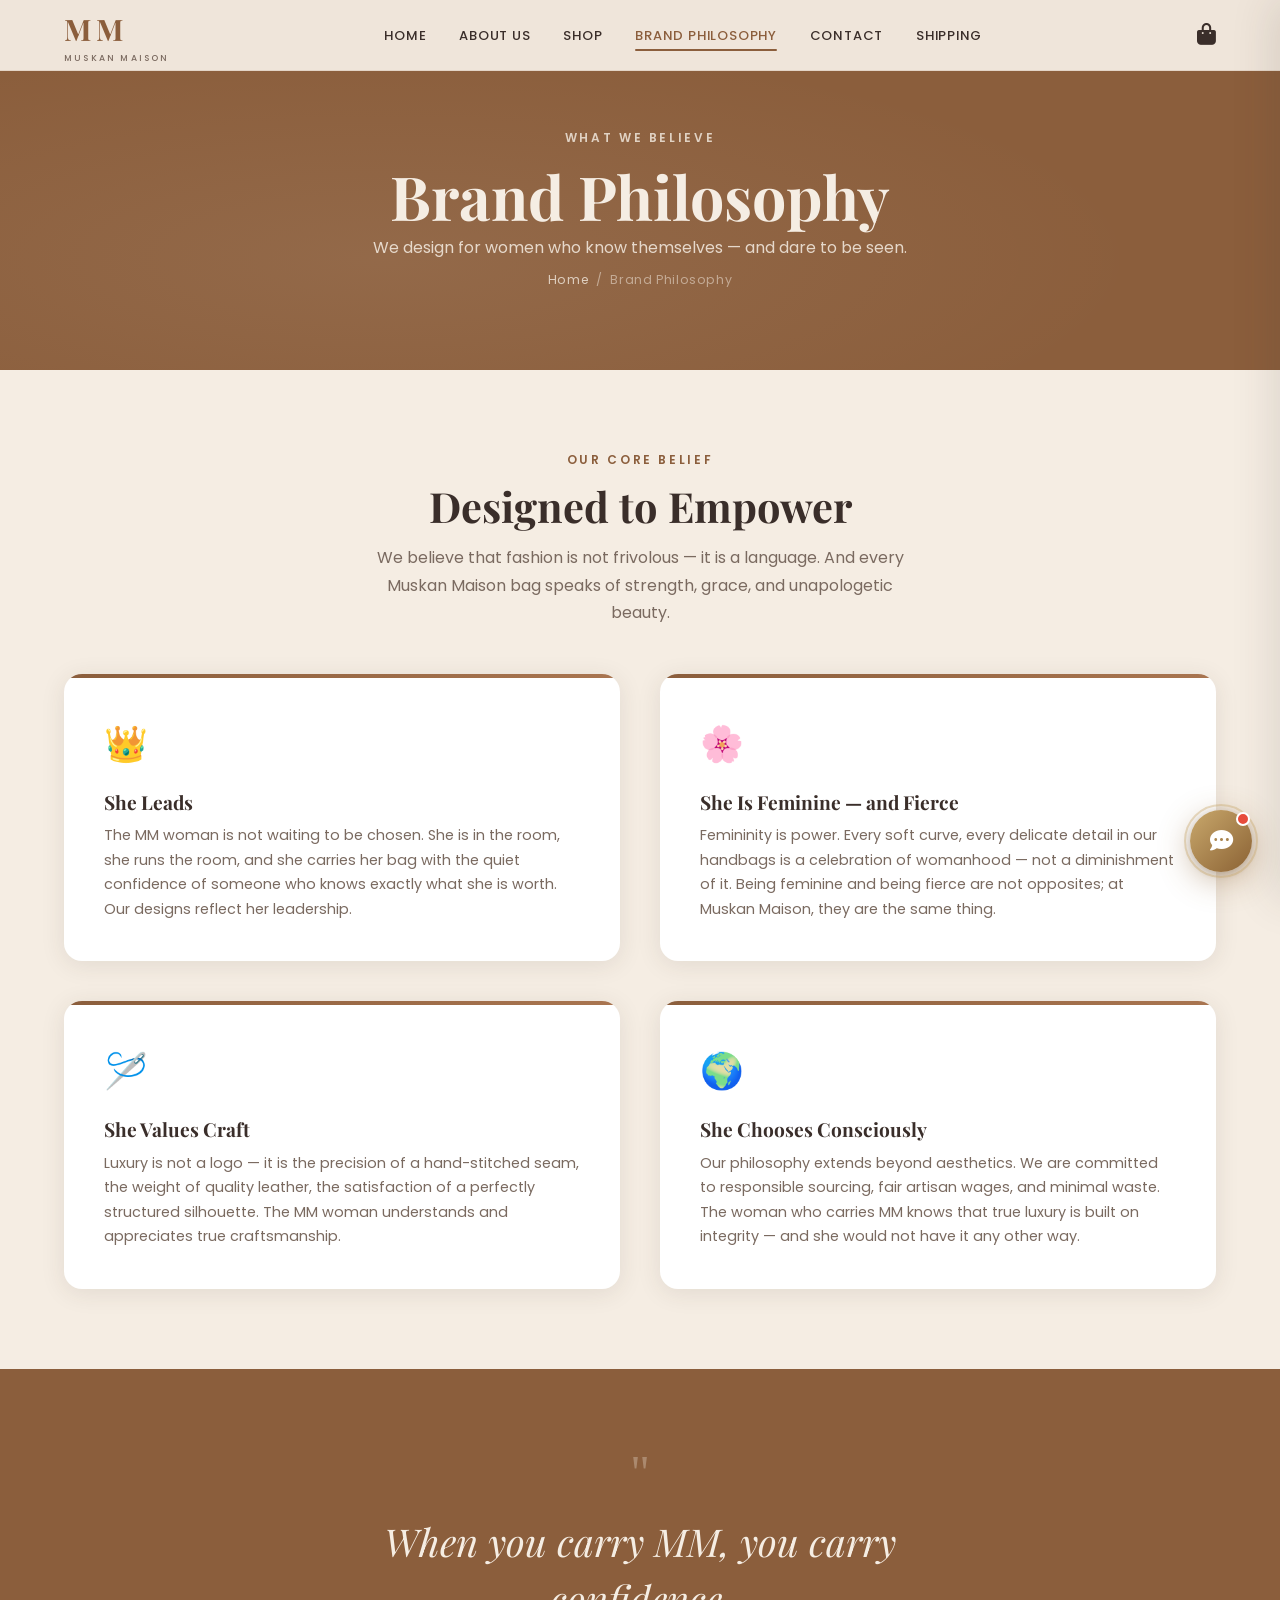
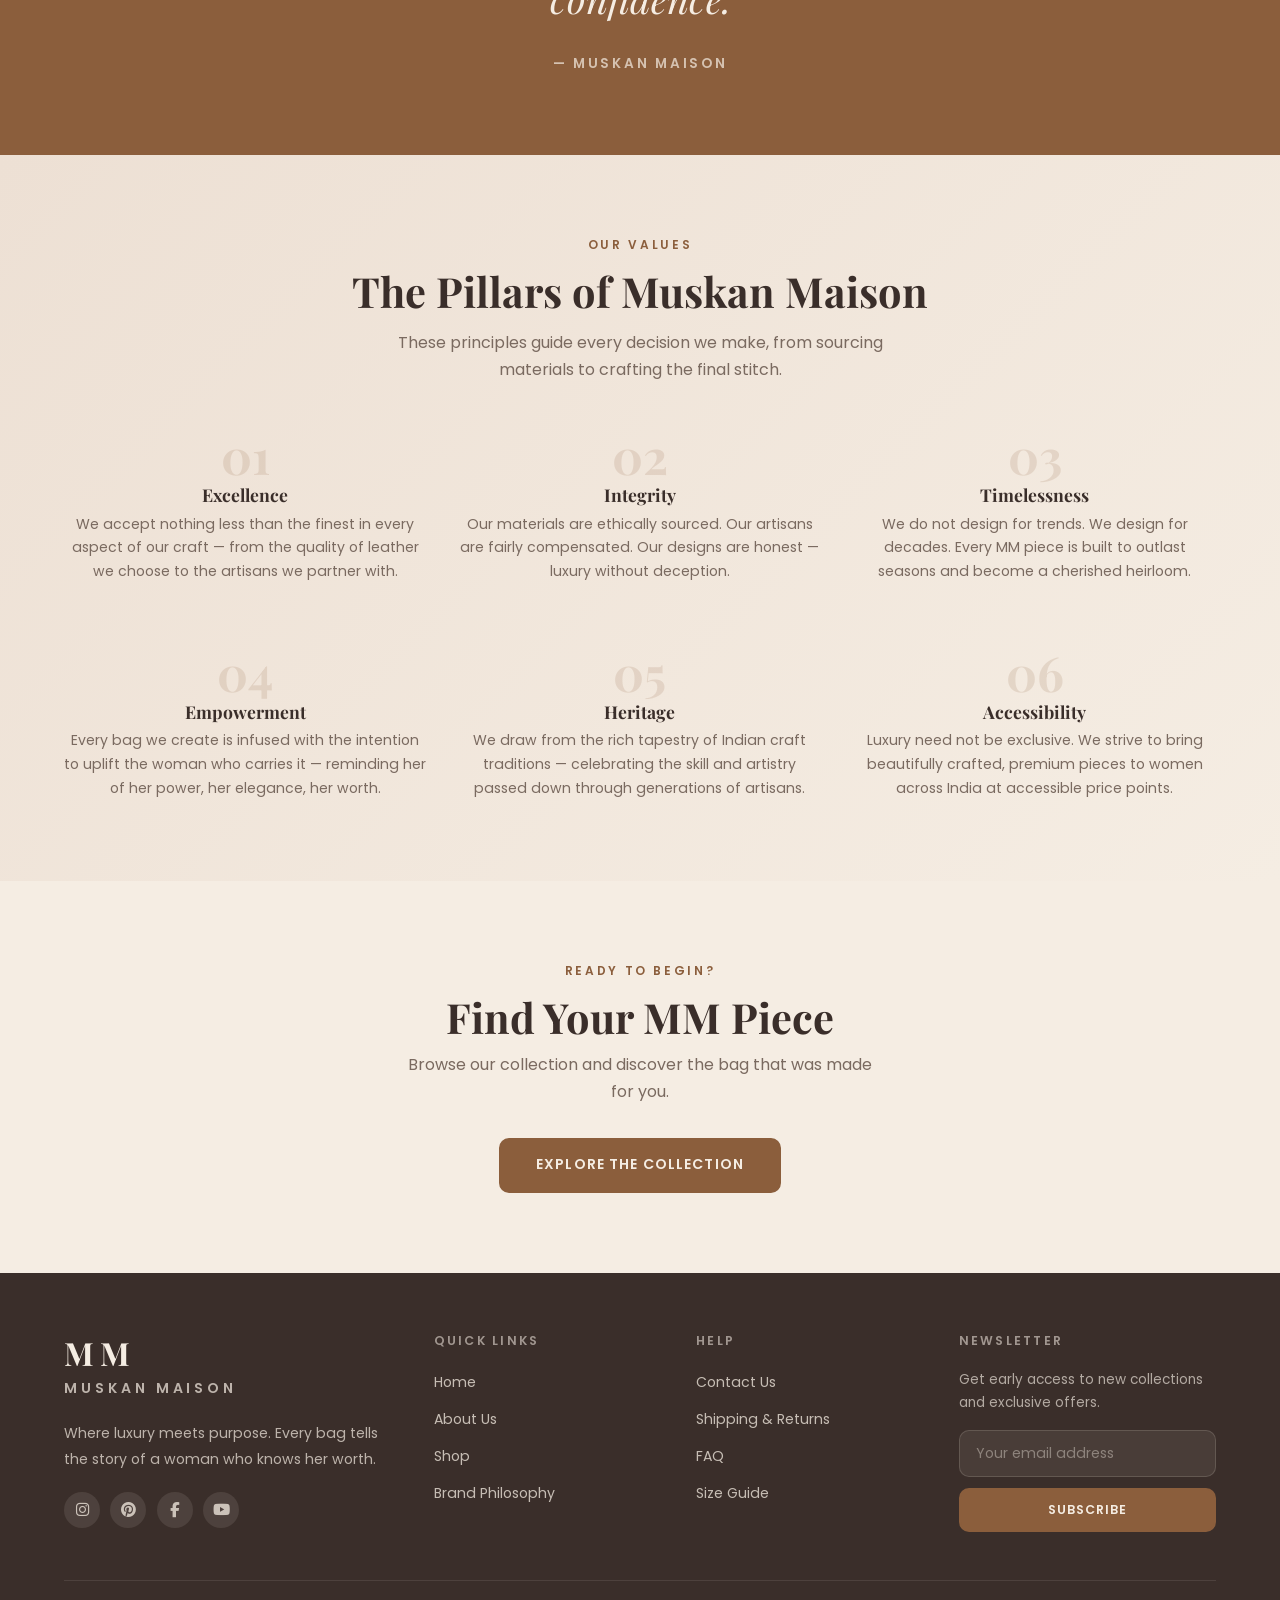
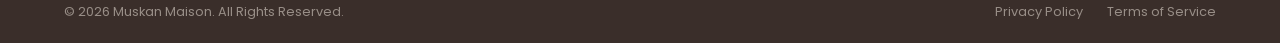
<file: philosophy.html>
<!DOCTYPE html>
<html lang="en">

<head>
    <meta charset="UTF-8" />
    <meta name="viewport" content="width=device-width, initial-scale=1.0" />
    <meta name="description"
        content="The Brand Philosophy of MM – Muskan Maison. Empowering women through design, craft, and confidence." />
    <title>Brand Philosophy | MM – Muskan Maison</title>
    <link rel="stylesheet" href="styles.css" />
    <link rel="stylesheet" href="chatbot.css" />
    <link rel="preconnect" href="https://fonts.googleapis.com" />
    <link
        href="https://fonts.googleapis.com/css2?family=Playfair+Display:ital,wght@0,400;0,600;0,700;1,400;1,600&family=Poppins:wght@300;400;500;600&display=swap"
        rel="stylesheet" />
    <link rel="stylesheet" href="https://cdnjs.cloudflare.com/ajax/libs/font-awesome/6.5.0/css/all.min.css"
        crossorigin="anonymous" />
</head>

<body>

    <!-- NAVBAR -->
    <nav class="navbar" id="navbar">
        <div class="nav-container">
            <a href="index.html" class="nav-logo">MM<span>Muskan Maison</span></a>
            <ul class="nav-links">
                <li><a href="index.html">Home</a></li>
                <li><a href="about.html">About Us</a></li>
                <li><a href="shop.html">Shop</a></li>
                <li><a href="philosophy.html">Brand Philosophy</a></li>
                <li><a href="contact.html">Contact</a></li>
                <li><a href="shipping.html">Shipping</a></li>
            </ul>
            <div class="nav-actions">
                <button class="cart-btn" id="cartToggle" aria-label="Open Cart">
                    <i class="fas fa-shopping-bag"></i>
                    <span class="cart-count" style="display:none">0</span>
                </button>
                <button class="hamburger" id="hamburger"
                    aria-label="Menu"><span></span><span></span><span></span></button>
            </div>
        </div>
        <div class="mobile-menu" id="mobileMenu">
            <a href="index.html">Home</a><a href="about.html">About Us</a>
            <a href="shop.html">Shop</a><a href="philosophy.html">Brand Philosophy</a>
            <a href="contact.html">Contact</a><a href="shipping.html">Shipping &amp; Returns</a>
        </div>
    </nav>

    <!-- CART SIDEBAR -->
    <div class="cart-overlay" id="cartOverlay"></div>
    <aside class="cart-sidebar" id="cartSidebar">
        <div class="cart-header">
            <h3>Your Bag</h3><button class="cart-close" id="cartClose">✕</button>
        </div>
        <div class="cart-items" id="cartItems"></div>
        <div class="cart-footer">
            <div class="cart-total"><span>Total</span><strong id="cartTotalAmt">₹0</strong></div>
            <a href="shop.html" class="btn btn-primary" style="display:block;text-align:center;">Checkout</a>
        </div>
    </aside>

    <!-- PHILOSOPHY HERO -->
    <div class="philosophy-hero">
        <div class="container">
            <span class="section-label" style="color:rgba(245,237,227,0.8);">What We Believe</span>
            <h1>Brand Philosophy</h1>
            <p>We design for women who know themselves — and dare to be seen.</p>
            <p class="breadcrumb"><a href="index.html">Home</a> &nbsp;/&nbsp; Brand Philosophy</p>
        </div>
    </div>

    <!-- EMPOWERING WOMEN -->
    <section class="section">
        <div class="container">
            <span class="section-label text-center" style="display:block;">Our Core Belief</span>
            <h2 class="section-title fade-in">Designed to Empower</h2>
            <p class="section-subtitle fade-in">We believe that fashion is not frivolous — it is a language. And every
                Muskan Maison bag speaks of strength, grace, and unapologetic beauty.</p>

            <div class="empower-grid">
                <div class="empower-card fade-in">
                    <div class="empower-icon">👑</div>
                    <h3>She Leads</h3>
                    <p>The MM woman is not waiting to be chosen. She is in the room, she runs the room, and she carries
                        her bag with the quiet confidence of someone who knows exactly what she is worth. Our designs
                        reflect her leadership.</p>
                </div>
                <div class="empower-card fade-in">
                    <div class="empower-icon">🌸</div>
                    <h3>She Is Feminine — and Fierce</h3>
                    <p>Femininity is power. Every soft curve, every delicate detail in our handbags is a celebration of
                        womanhood — not a diminishment of it. Being feminine and being fierce are not opposites; at
                        Muskan Maison, they are the same thing.</p>
                </div>
                <div class="empower-card fade-in">
                    <div class="empower-icon">🪡</div>
                    <h3>She Values Craft</h3>
                    <p>Luxury is not a logo — it is the precision of a hand-stitched seam, the weight of quality
                        leather, the satisfaction of a perfectly structured silhouette. The MM woman understands and
                        appreciates true craftsmanship.</p>
                </div>
                <div class="empower-card fade-in">
                    <div class="empower-icon">🌍</div>
                    <h3>She Chooses Consciously</h3>
                    <p>Our philosophy extends beyond aesthetics. We are committed to responsible sourcing, fair artisan
                        wages, and minimal waste. The woman who carries MM knows that true luxury is built on integrity
                        — and she would not have it any other way.</p>
                </div>
            </div>
        </div>
    </section>

    <!-- SIGNATURE QUOTE -->
    <div class="quote-section">
        <div class="container">
            <div
                style="font-size:3rem;color:rgba(245,237,227,0.3);font-family:Georgia,serif;line-height:1;margin-bottom:1rem;">
                "</div>
            <p class="quote-text">When you carry MM, you carry confidence.</p>
            <p class="quote-author">— Muskan Maison</p>
        </div>
    </div>

    <!-- BRAND VALUES -->
    <section class="section" style="background:linear-gradient(135deg,var(--cream-dark) 0%,var(--cream) 100%);">
        <div class="container">
            <span class="section-label text-center" style="display:block;">Our Values</span>
            <h2 class="section-title fade-in">The Pillars of Muskan Maison</h2>
            <p class="section-subtitle fade-in">These principles guide every decision we make, from sourcing materials
                to crafting the final stitch.</p>

            <div class="values-grid">
                <div class="value-item fade-in">
                    <div class="value-num">01</div>
                    <h3>Excellence</h3>
                    <p>We accept nothing less than the finest in every aspect of our craft — from the quality of leather
                        we choose to the artisans we partner with.</p>
                </div>
                <div class="value-item fade-in">
                    <div class="value-num">02</div>
                    <h3>Integrity</h3>
                    <p>Our materials are ethically sourced. Our artisans are fairly compensated. Our designs are honest
                        — luxury without deception.</p>
                </div>
                <div class="value-item fade-in">
                    <div class="value-num">03</div>
                    <h3>Timelessness</h3>
                    <p>We do not design for trends. We design for decades. Every MM piece is built to outlast seasons
                        and become a cherished heirloom.</p>
                </div>
            </div>

            <div style="margin-top:4rem;" class="values-grid">
                <div class="value-item fade-in">
                    <div class="value-num">04</div>
                    <h3>Empowerment</h3>
                    <p>Every bag we create is infused with the intention to uplift the woman who carries it — reminding
                        her of her power, her elegance, her worth.</p>
                </div>
                <div class="value-item fade-in">
                    <div class="value-num">05</div>
                    <h3>Heritage</h3>
                    <p>We draw from the rich tapestry of Indian craft traditions — celebrating the skill and artistry
                        passed down through generations of artisans.</p>
                </div>
                <div class="value-item fade-in">
                    <div class="value-num">06</div>
                    <h3>Accessibility</h3>
                    <p>Luxury need not be exclusive. We strive to bring beautifully crafted, premium pieces to women
                        across India at accessible price points.</p>
                </div>
            </div>
        </div>
    </section>

    <!-- CTA -->
    <section class="section" style="text-align:center;">
        <div class="container">
            <span class="section-label" style="display:block;text-align:center;">Ready to Begin?</span>
            <h2 class="fade-in">Find Your MM Piece</h2>
            <p class="fade-in" style="max-width:480px;margin:0.5rem auto 2rem;">Browse our collection and discover the
                bag that was made for you.</p>
            <a href="shop.html" class="btn btn-primary fade-in">Explore the Collection</a>
        </div>
    </section>

    <!-- FOOTER -->
    <footer class="footer">
        <div class="container">
            <div class="footer-grid">
                <div class="footer-brand">
                    <h2>MM</h2>
                    <p class="footer-brand-sub">Muskan Maison</p>
                    <p>Where luxury meets purpose. Every bag tells the story of a woman who knows her worth.</p>
                    <div class="footer-social">
                        <a href="#" aria-label="Instagram"><i class="fab fa-instagram"></i></a>
                        <a href="#" aria-label="Pinterest"><i class="fab fa-pinterest"></i></a>
                        <a href="#" aria-label="Facebook"><i class="fab fa-facebook-f"></i></a>
                        <a href="#" aria-label="YouTube"><i class="fab fa-youtube"></i></a>
                    </div>
                </div>
                <div class="footer-col">
                    <h4>Quick Links</h4>
                    <ul>
                        <li><a href="index.html">Home</a></li>
                        <li><a href="about.html">About Us</a></li>
                        <li><a href="shop.html">Shop</a></li>
                        <li><a href="philosophy.html">Brand Philosophy</a></li>
                    </ul>
                </div>
                <div class="footer-col">
                    <h4>Help</h4>
                    <ul>
                        <li><a href="contact.html">Contact Us</a></li>
                        <li><a href="shipping.html">Shipping &amp; Returns</a></li>
                        <li><a href="shipping.html#faq">FAQ</a></li>
                        <li><a href="#">Size Guide</a></li>
                    </ul>
                </div>
                <div class="footer-col">
                    <h4>Newsletter</h4>
                    <p style="font-size:0.85rem;color:rgba(245,237,227,0.65);margin-bottom:1rem;">Get early access to
                        new collections and exclusive offers.</p>
                    <form class="footer-newsletter newsletter-form">
                        <input type="email" placeholder="Your email address" required />
                        <button type="submit" class="btn btn-primary">Subscribe</button>
                    </form>
                </div>
            </div>
            <div class="footer-bottom">
                <p>© 2026 Muskan Maison. All Rights Reserved.</p>
                <div class="footer-legal"><a href="#">Privacy Policy</a><a href="#">Terms of Service</a></div>
            </div>
        </div>
    </footer>

    <script src="script.js"></script>
    <!-- MM Floating Chatbot Widget -->
    <script src="chatbot.js" defer></script>
</body>

</html>
</file>
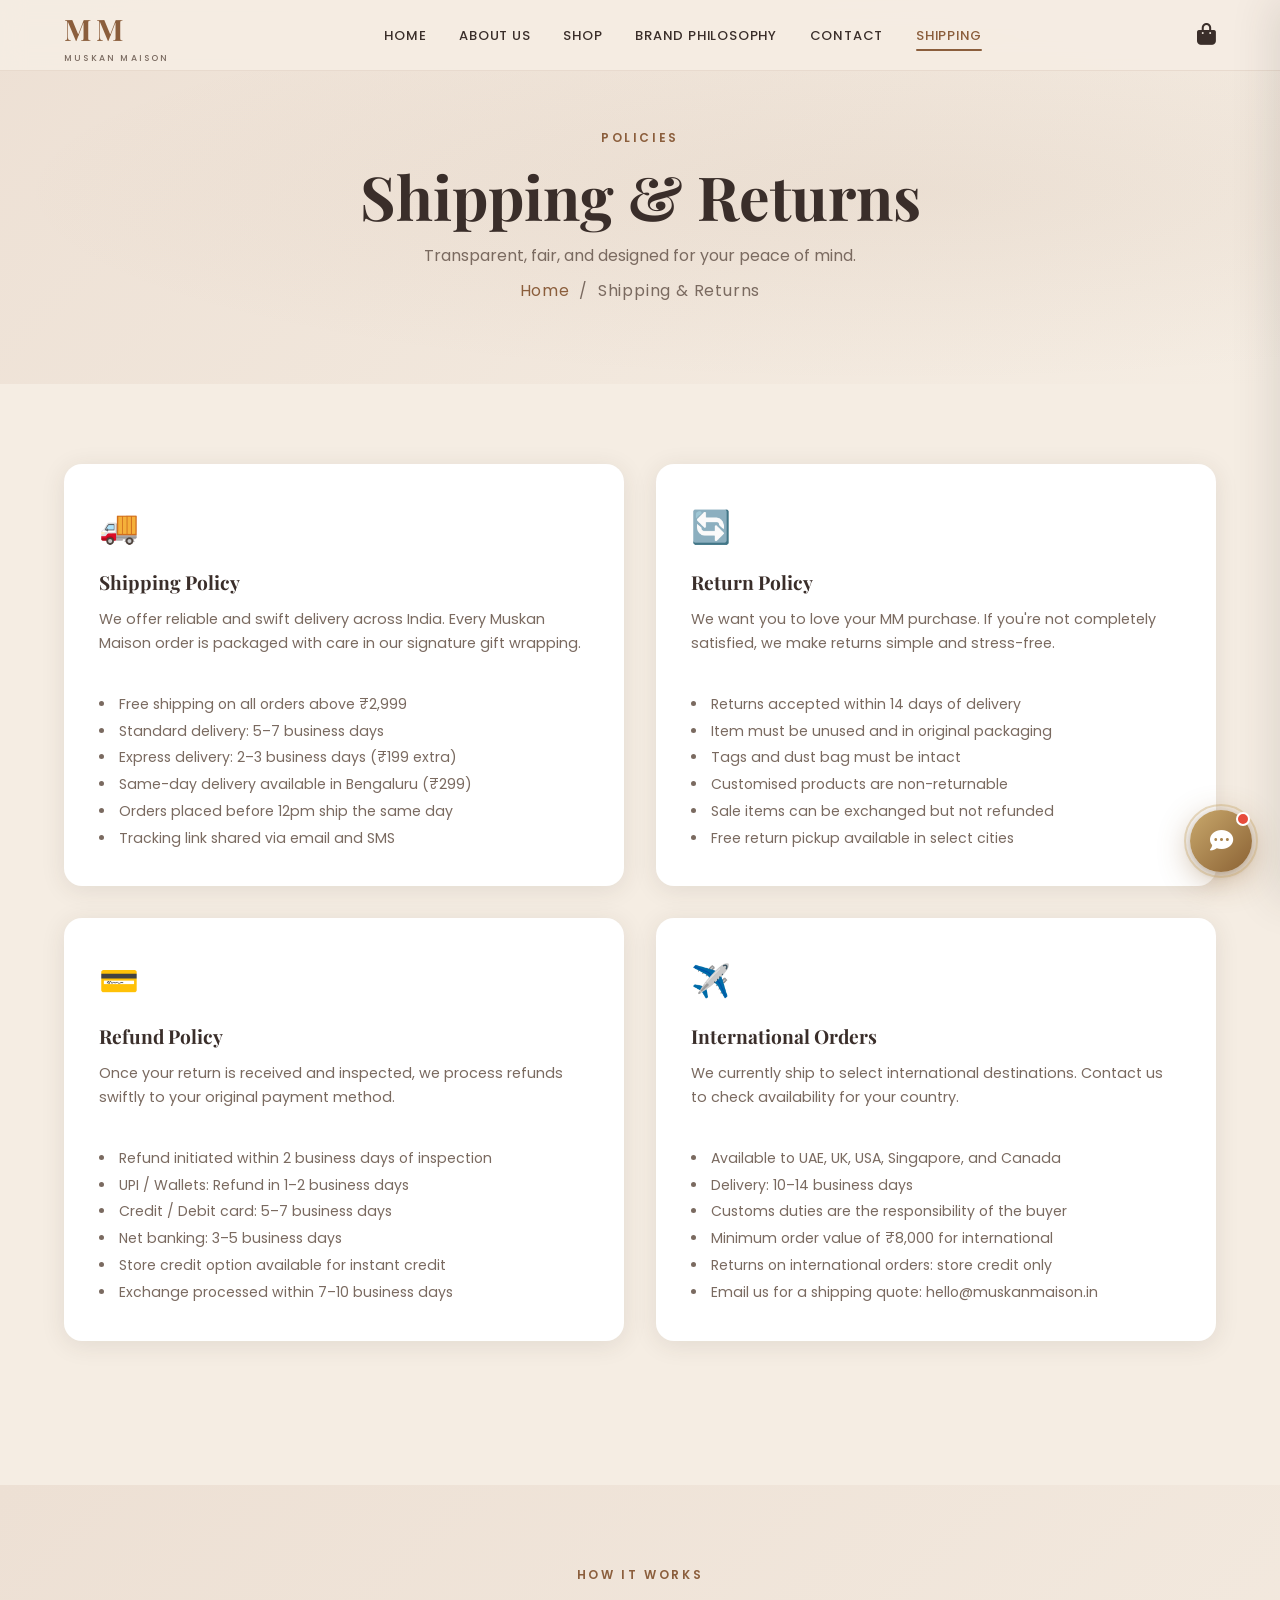
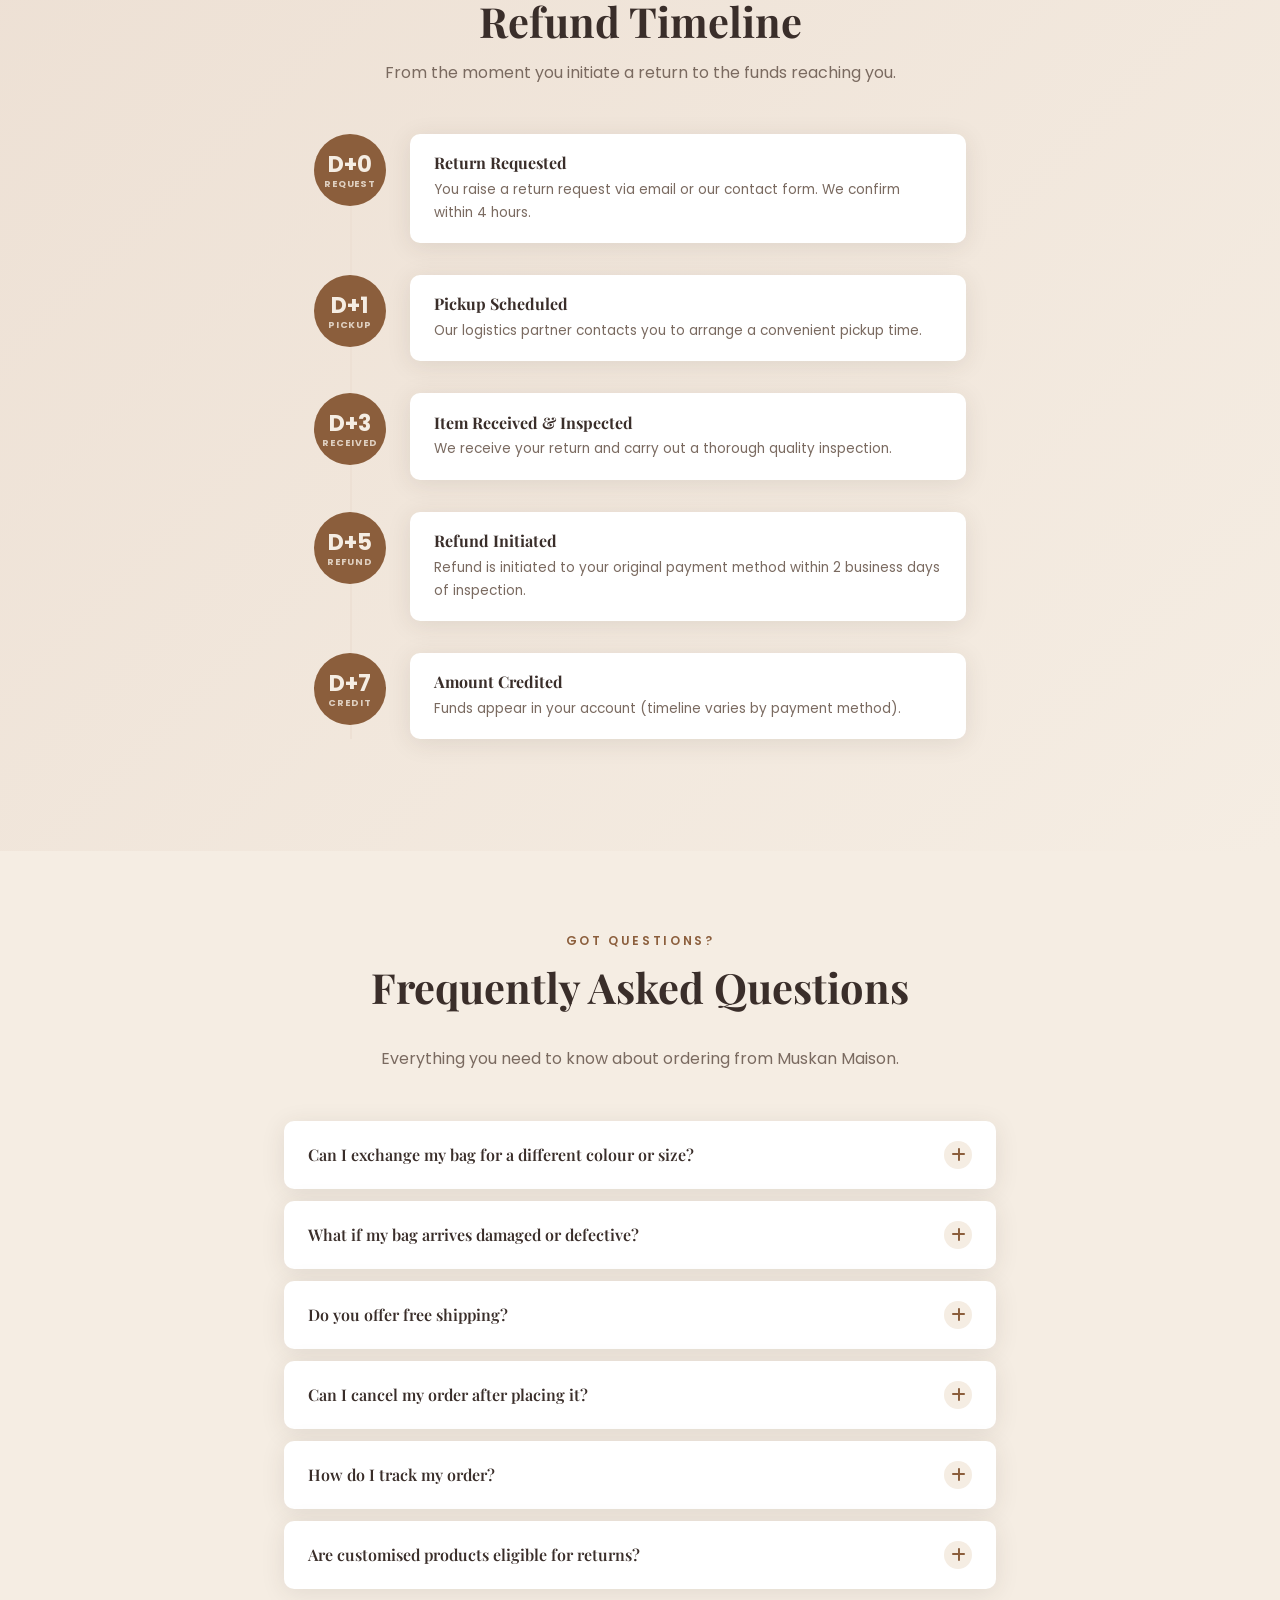
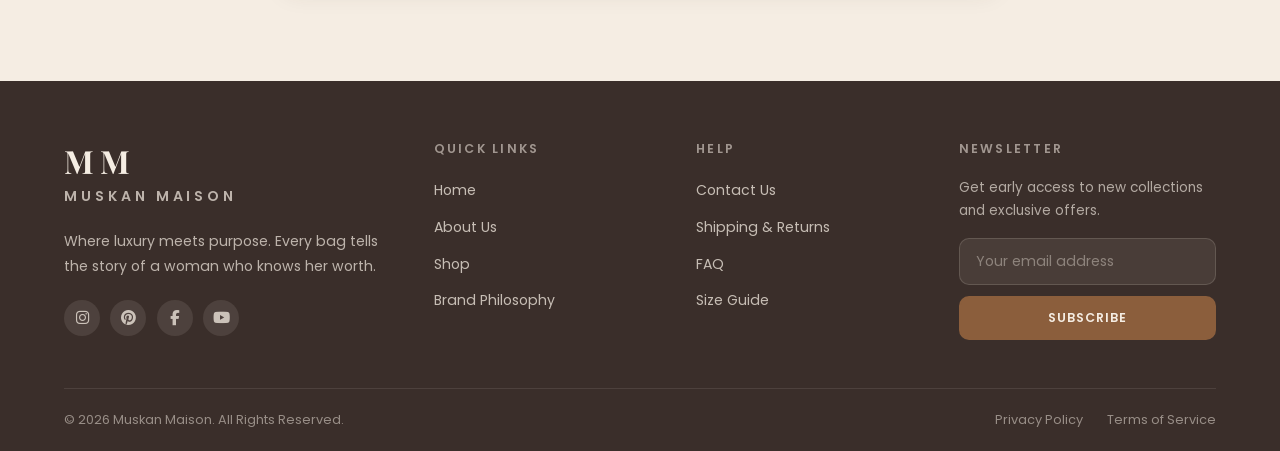
<file: shipping.html>
<!DOCTYPE html>
<html lang="en">

<head>
    <meta charset="UTF-8" />
    <meta name="viewport" content="width=device-width, initial-scale=1.0" />
    <meta name="description"
        content="Shipping and Returns policy for MM – Muskan Maison. Free shipping, easy returns, and fast refunds." />
    <title>Shipping & Returns | MM – Muskan Maison</title>
    <link rel="stylesheet" href="styles.css" />
    <link rel="stylesheet" href="chatbot.css" />
    <link rel="preconnect" href="https://fonts.googleapis.com" />
    <link
        href="https://fonts.googleapis.com/css2?family=Playfair+Display:ital,wght@0,400;0,600;0,700;1,400;1,600&family=Poppins:wght@300;400;500;600&display=swap"
        rel="stylesheet" />
    <link rel="stylesheet" href="https://cdnjs.cloudflare.com/ajax/libs/font-awesome/6.5.0/css/all.min.css"
        crossorigin="anonymous" />
</head>

<body>

    <!-- NAVBAR -->
    <nav class="navbar" id="navbar">
        <div class="nav-container">
            <a href="index.html" class="nav-logo">MM<span>Muskan Maison</span></a>
            <ul class="nav-links">
                <li><a href="index.html">Home</a></li>
                <li><a href="about.html">About Us</a></li>
                <li><a href="shop.html">Shop</a></li>
                <li><a href="philosophy.html">Brand Philosophy</a></li>
                <li><a href="contact.html">Contact</a></li>
                <li><a href="shipping.html">Shipping</a></li>
            </ul>
            <div class="nav-actions">
                <button class="cart-btn" id="cartToggle" aria-label="Open Cart">
                    <i class="fas fa-shopping-bag"></i>
                    <span class="cart-count" style="display:none">0</span>
                </button>
                <button class="hamburger" id="hamburger"
                    aria-label="Menu"><span></span><span></span><span></span></button>
            </div>
        </div>
        <div class="mobile-menu" id="mobileMenu">
            <a href="index.html">Home</a><a href="about.html">About Us</a>
            <a href="shop.html">Shop</a><a href="philosophy.html">Brand Philosophy</a>
            <a href="contact.html">Contact</a><a href="shipping.html">Shipping &amp; Returns</a>
        </div>
    </nav>

    <!-- CART SIDEBAR -->
    <div class="cart-overlay" id="cartOverlay"></div>
    <aside class="cart-sidebar" id="cartSidebar">
        <div class="cart-header">
            <h3>Your Bag</h3><button class="cart-close" id="cartClose">✕</button>
        </div>
        <div class="cart-items" id="cartItems"></div>
        <div class="cart-footer">
            <div class="cart-total"><span>Total</span><strong id="cartTotalAmt">₹0</strong></div>
            <a href="shop.html" class="btn btn-primary" style="display:block;text-align:center;">Checkout</a>
        </div>
    </aside>

    <!-- PAGE HERO -->
    <div class="page-hero">
        <div class="container">
            <span class="section-label">Policies</span>
            <h1>Shipping & Returns</h1>
            <p>Transparent, fair, and designed for your peace of mind.</p>
            <p class="breadcrumb"><a href="index.html">Home</a> &nbsp;/&nbsp; Shipping &amp; Returns</p>
        </div>
    </div>

    <!-- POLICIES -->
    <section class="section">
        <div class="container">
            <div class="shipping-grid">

                <!-- Shipping Policy -->
                <div class="policy-card fade-in">
                    <div class="policy-icon">🚚</div>
                    <h3>Shipping Policy</h3>
                    <p>We offer reliable and swift delivery across India. Every Muskan Maison order is packaged with
                        care in our signature gift wrapping.</p>
                    <br>
                    <ul class="policy-list">
                        <li>Free shipping on all orders above ₹2,999</li>
                        <li>Standard delivery: 5–7 business days</li>
                        <li>Express delivery: 2–3 business days (₹199 extra)</li>
                        <li>Same-day delivery available in Bengaluru (₹299)</li>
                        <li>Orders placed before 12pm ship the same day</li>
                        <li>Tracking link shared via email and SMS</li>
                    </ul>
                </div>

                <!-- Return Policy -->
                <div class="policy-card fade-in">
                    <div class="policy-icon">🔄</div>
                    <h3>Return Policy</h3>
                    <p>We want you to love your MM purchase. If you're not completely satisfied, we make returns simple
                        and stress-free.</p>
                    <br>
                    <ul class="policy-list">
                        <li>Returns accepted within 14 days of delivery</li>
                        <li>Item must be unused and in original packaging</li>
                        <li>Tags and dust bag must be intact</li>
                        <li>Customised products are non-returnable</li>
                        <li>Sale items can be exchanged but not refunded</li>
                        <li>Free return pickup available in select cities</li>
                    </ul>
                </div>

                <!-- Refund Policy -->
                <div class="policy-card fade-in">
                    <div class="policy-icon">💳</div>
                    <h3>Refund Policy</h3>
                    <p>Once your return is received and inspected, we process refunds swiftly to your original payment
                        method.</p>
                    <br>
                    <ul class="policy-list">
                        <li>Refund initiated within 2 business days of inspection</li>
                        <li>UPI / Wallets: Refund in 1–2 business days</li>
                        <li>Credit / Debit card: 5–7 business days</li>
                        <li>Net banking: 3–5 business days</li>
                        <li>Store credit option available for instant credit</li>
                        <li>Exchange processed within 7–10 business days</li>
                    </ul>
                </div>

                <!-- International Policy -->
                <div class="policy-card fade-in">
                    <div class="policy-icon">✈️</div>
                    <h3>International Orders</h3>
                    <p>We currently ship to select international destinations. Contact us to check availability for your
                        country.</p>
                    <br>
                    <ul class="policy-list">
                        <li>Available to UAE, UK, USA, Singapore, and Canada</li>
                        <li>Delivery: 10–14 business days</li>
                        <li>Customs duties are the responsibility of the buyer</li>
                        <li>Minimum order value of ₹8,000 for international</li>
                        <li>Returns on international orders: store credit only</li>
                        <li>Email us for a shipping quote: hello@muskanmaison.in</li>
                    </ul>
                </div>

            </div>
        </div>
    </section>

    <!-- REFUND TIMELINE -->
    <section class="section" style="background:linear-gradient(135deg,var(--cream-dark) 0%,var(--cream) 100%);">
        <div class="container" style="max-width:700px;">
            <span class="section-label text-center" style="display:block;">How It Works</span>
            <h2 class="section-title fade-in">Refund Timeline</h2>
            <p class="section-subtitle fade-in">From the moment you initiate a return to the funds reaching you.</p>

            <div class="timeline">
                <div class="timeline-item fade-in">
                    <div class="timeline-day"><span>D+0</span><small>Request</small></div>
                    <div class="timeline-info">
                        <div>
                            <h4>Return Requested</h4>
                            <p>You raise a return request via email or our contact form. We confirm within 4 hours.</p>
                        </div>
                    </div>
                </div>
                <div class="timeline-item fade-in">
                    <div class="timeline-day"><span>D+1</span><small>Pickup</small></div>
                    <div class="timeline-info">
                        <div>
                            <h4>Pickup Scheduled</h4>
                            <p>Our logistics partner contacts you to arrange a convenient pickup time.</p>
                        </div>
                    </div>
                </div>
                <div class="timeline-item fade-in">
                    <div class="timeline-day"><span>D+3</span><small>Received</small></div>
                    <div class="timeline-info">
                        <div>
                            <h4>Item Received &amp; Inspected</h4>
                            <p>We receive your return and carry out a thorough quality inspection.</p>
                        </div>
                    </div>
                </div>
                <div class="timeline-item fade-in">
                    <div class="timeline-day"><span>D+5</span><small>Refund</small></div>
                    <div class="timeline-info">
                        <div>
                            <h4>Refund Initiated</h4>
                            <p>Refund is initiated to your original payment method within 2 business days of inspection.
                            </p>
                        </div>
                    </div>
                </div>
                <div class="timeline-item fade-in">
                    <div class="timeline-day"><span>D+7</span><small>Credit</small></div>
                    <div class="timeline-info">
                        <div>
                            <h4>Amount Credited</h4>
                            <p>Funds appear in your account (timeline varies by payment method).</p>
                        </div>
                    </div>
                </div>
            </div>
        </div>
    </section>

    <!-- FAQ SECTION -->
    <section class="section faq-section" id="faq">
        <div class="container" style="max-width:760px;">
            <span class="section-label text-center" style="display:block;">Got Questions?</span>
            <h2 class="section-title fade-in">Frequently Asked Questions</h2>
            <p class="section-subtitle fade-in">Everything you need to know about ordering from Muskan Maison.</p>

            <div class="faq-item fade-in">
                <button class="faq-question">
                    Can I exchange my bag for a different colour or size?
                    <span class="faq-icon"><i class="fas fa-plus"></i></span>
                </button>
                <div class="faq-answer">
                    <p class="faq-answer-inner">Yes! Exchanges are available within 14 days of delivery, subject to
                        availability. Visit our Contact page to initiate an exchange request. Our team will guide you
                        through the process and offer you available alternatives.</p>
                </div>
            </div>

            <div class="faq-item fade-in">
                <button class="faq-question">
                    What if my bag arrives damaged or defective?
                    <span class="faq-icon"><i class="fas fa-plus"></i></span>
                </button>
                <div class="faq-answer">
                    <p class="faq-answer-inner">We take extraordinary care in packaging each order. However, if your bag
                        arrives damaged, please contact us within 48 hours of delivery with photographs. We will arrange
                        a full replacement or refund at no charge to you.</p>
                </div>
            </div>

            <div class="faq-item fade-in">
                <button class="faq-question">
                    Do you offer free shipping?
                    <span class="faq-icon"><i class="fas fa-plus"></i></span>
                </button>
                <div class="faq-answer">
                    <p class="faq-answer-inner">Yes! We offer free standard shipping on all orders above ₹2,999. For
                        orders below this value, a flat shipping fee of ₹99 applies. Express delivery is available at an
                        additional ₹199 charge.</p>
                </div>
            </div>

            <div class="faq-item fade-in">
                <button class="faq-question">
                    Can I cancel my order after placing it?
                    <span class="faq-icon"><i class="fas fa-plus"></i></span>
                </button>
                <div class="faq-answer">
                    <p class="faq-answer-inner">Cancellations are accepted within 12 hours of placing the order, before
                        it has been dispatched. Please contact us immediately via email or phone. Once dispatched,
                        cancellations are not possible but you may initiate a return after delivery.</p>
                </div>
            </div>

            <div class="faq-item fade-in">
                <button class="faq-question">
                    How do I track my order?
                    <span class="faq-icon"><i class="fas fa-plus"></i></span>
                </button>
                <div class="faq-answer">
                    <p class="faq-answer-inner">Once your order is dispatched, you will receive a tracking link via
                        email and SMS. You can also contact our support team with your order number and we'll provide a
                        real-time update on your shipment.</p>
                </div>
            </div>

            <div class="faq-item fade-in">
                <button class="faq-question">
                    Are customised products eligible for returns?
                    <span class="faq-icon"><i class="fas fa-plus"></i></span>
                </button>
                <div class="faq-answer">
                    <p class="faq-answer-inner">Unfortunately, customised or monogrammed products are not eligible for
                        returns or exchanges, as they are crafted specifically for you. However, if there is a
                        manufacturing defect or quality issue, we will make it right.</p>
                </div>
            </div>

        </div>
    </section>

    <!-- FOOTER -->
    <footer class="footer">
        <div class="container">
            <div class="footer-grid">
                <div class="footer-brand">
                    <h2>MM</h2>
                    <p class="footer-brand-sub">Muskan Maison</p>
                    <p>Where luxury meets purpose. Every bag tells the story of a woman who knows her worth.</p>
                    <div class="footer-social">
                        <a href="#" aria-label="Instagram"><i class="fab fa-instagram"></i></a>
                        <a href="#" aria-label="Pinterest"><i class="fab fa-pinterest"></i></a>
                        <a href="#" aria-label="Facebook"><i class="fab fa-facebook-f"></i></a>
                        <a href="#" aria-label="YouTube"><i class="fab fa-youtube"></i></a>
                    </div>
                </div>
                <div class="footer-col">
                    <h4>Quick Links</h4>
                    <ul>
                        <li><a href="index.html">Home</a></li>
                        <li><a href="about.html">About Us</a></li>
                        <li><a href="shop.html">Shop</a></li>
                        <li><a href="philosophy.html">Brand Philosophy</a></li>
                    </ul>
                </div>
                <div class="footer-col">
                    <h4>Help</h4>
                    <ul>
                        <li><a href="contact.html">Contact Us</a></li>
                        <li><a href="shipping.html">Shipping &amp; Returns</a></li>
                        <li><a href="#faq">FAQ</a></li>
                        <li><a href="#">Size Guide</a></li>
                    </ul>
                </div>
                <div class="footer-col">
                    <h4>Newsletter</h4>
                    <p style="font-size:0.85rem;color:rgba(245,237,227,0.65);margin-bottom:1rem;">Get early access to
                        new collections and exclusive offers.</p>
                    <form class="footer-newsletter newsletter-form">
                        <input type="email" placeholder="Your email address" required />
                        <button type="submit" class="btn btn-primary">Subscribe</button>
                    </form>
                </div>
            </div>
            <div class="footer-bottom">
                <p>© 2026 Muskan Maison. All Rights Reserved.</p>
                <div class="footer-legal"><a href="#">Privacy Policy</a><a href="#">Terms of Service</a></div>
            </div>
        </div>
    </footer>

    <script src="script.js"></script>
    <!-- MM Floating Chatbot Widget -->
    <script src="chatbot.js" defer></script>
</body>

</html>
</file>
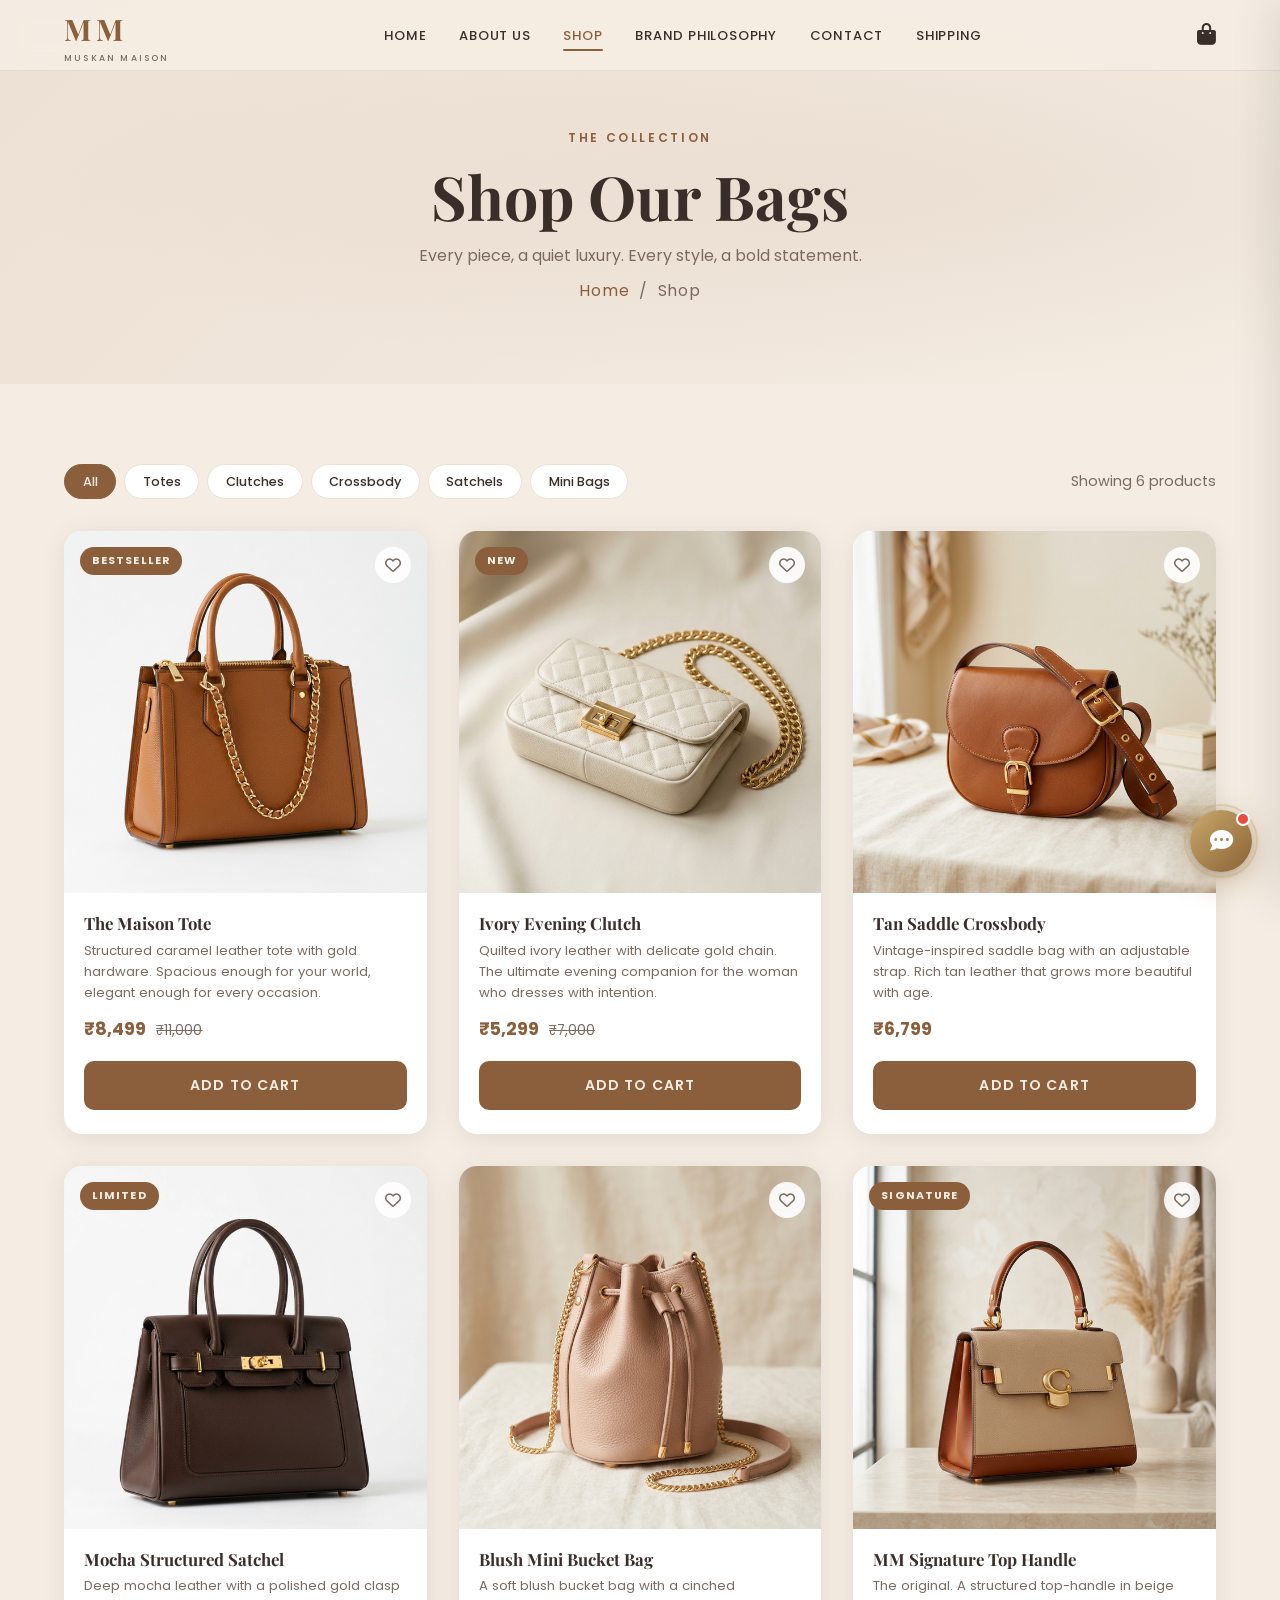
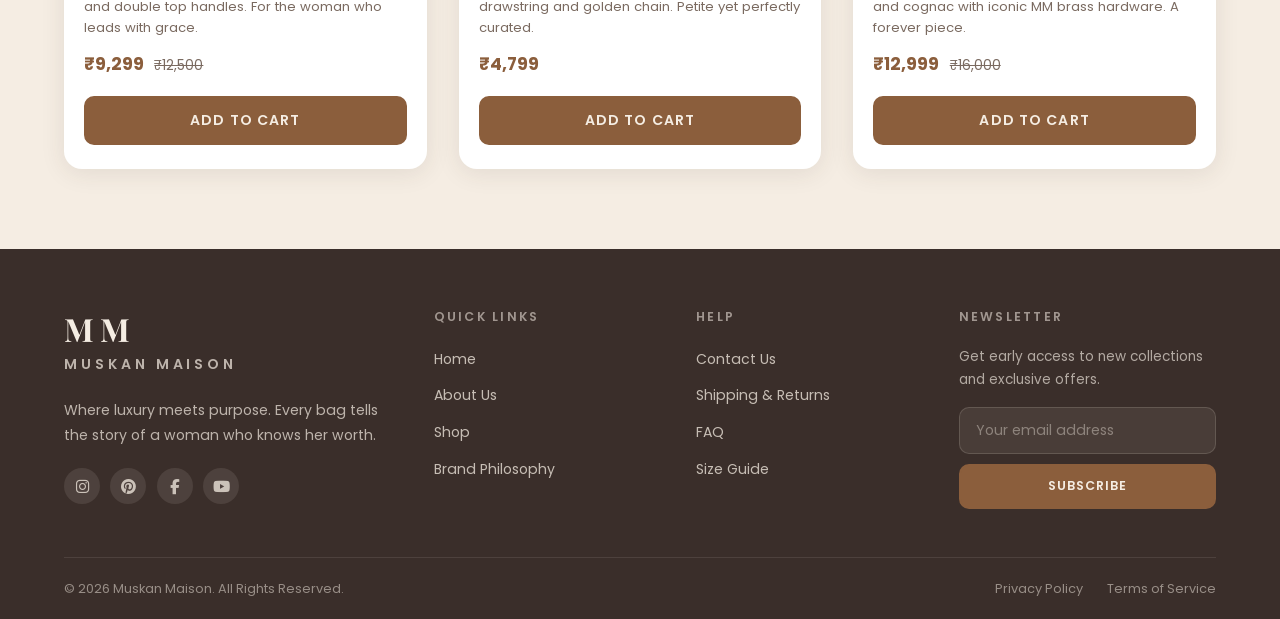
<file: shop.html>
<!DOCTYPE html>
<html lang="en">

<head>
    <meta charset="UTF-8" />
    <meta name="viewport" content="width=device-width, initial-scale=1.0" />
    <meta name="description"
        content="Shop MM – Muskan Maison luxury handbags. Totes, clutches, satchels and more. Handcrafted in India." />
    <title>Shop | MM – Muskan Maison</title>
    <link rel="stylesheet" href="styles.css" />
    <link rel="stylesheet" href="chatbot.css" />
    <link rel="preconnect" href="https://fonts.googleapis.com" />
    <link
        href="https://fonts.googleapis.com/css2?family=Playfair+Display:ital,wght@0,400;0,600;0,700;1,400;1,600&family=Poppins:wght@300;400;500;600&display=swap"
        rel="stylesheet" />
    <link rel="stylesheet" href="https://cdnjs.cloudflare.com/ajax/libs/font-awesome/6.5.0/css/all.min.css"
        crossorigin="anonymous" />
</head>

<body>

    <!-- NAVBAR -->
    <nav class="navbar" id="navbar">
        <div class="nav-container">
            <a href="index.html" class="nav-logo">MM<span>Muskan Maison</span></a>
            <ul class="nav-links">
                <li><a href="index.html">Home</a></li>
                <li><a href="about.html">About Us</a></li>
                <li><a href="shop.html">Shop</a></li>
                <li><a href="philosophy.html">Brand Philosophy</a></li>
                <li><a href="contact.html">Contact</a></li>
                <li><a href="shipping.html">Shipping</a></li>
            </ul>
            <div class="nav-actions">
                <button class="cart-btn" id="cartToggle" aria-label="Open Cart">
                    <i class="fas fa-shopping-bag"></i>
                    <span class="cart-count" style="display:none">0</span>
                </button>
                <button class="hamburger" id="hamburger"
                    aria-label="Menu"><span></span><span></span><span></span></button>
            </div>
        </div>
        <div class="mobile-menu" id="mobileMenu">
            <a href="index.html">Home</a><a href="about.html">About Us</a>
            <a href="shop.html">Shop</a><a href="philosophy.html">Brand Philosophy</a>
            <a href="contact.html">Contact</a><a href="shipping.html">Shipping &amp; Returns</a>
        </div>
    </nav>

    <!-- CART SIDEBAR -->
    <div class="cart-overlay" id="cartOverlay"></div>
    <aside class="cart-sidebar" id="cartSidebar">
        <div class="cart-header">
            <h3>Your Bag</h3><button class="cart-close" id="cartClose">✕</button>
        </div>
        <div class="cart-items" id="cartItems"></div>
        <div class="cart-footer">
            <div class="cart-total"><span>Total</span><strong id="cartTotalAmt">₹0</strong></div>
            <a href="#" class="btn btn-primary" style="display:block;text-align:center;">Checkout</a>
        </div>
    </aside>

    <!-- PAGE HERO -->
    <div class="page-hero">
        <div class="container">
            <span class="section-label">The Collection</span>
            <h1>Shop Our Bags</h1>
            <p>Every piece, a quiet luxury. Every style, a bold statement.</p>
            <p class="breadcrumb"><a href="index.html">Home</a> &nbsp;/&nbsp; Shop</p>
        </div>
    </div>

    <!-- SHOP SECTION -->
    <section class="section">
        <div class="container">

            <!-- Filters + Count -->
            <div class="shop-controls">
                <div class="shop-filter">
                    <button class="filter-btn active" data-filter="all">All</button>
                    <button class="filter-btn" data-filter="tote">Totes</button>
                    <button class="filter-btn" data-filter="clutch">Clutches</button>
                    <button class="filter-btn" data-filter="crossbody">Crossbody</button>
                    <button class="filter-btn" data-filter="satchel">Satchels</button>
                    <button class="filter-btn" data-filter="mini">Mini Bags</button>
                </div>
                <span class="shop-count" id="shopCount">Showing 6 products</span>
            </div>

            <!-- Product Grid -->
            <div class="shop-grid">

                <!-- 1. Maison Tote -->
                <div class="product-card fade-in" data-category="tote">
                    <div class="product-img-wrap">
                        <span class="product-badge">Bestseller</span>
                        <img src="images/bag_tote.png" alt="The Maison Tote" />
                        <button class="product-wishlist" aria-label="Wishlist"><i class="far fa-heart"></i></button>
                    </div>
                    <div class="product-info">
                        <h3>The Maison Tote</h3>
                        <p class="product-desc">Structured caramel leather tote with gold hardware. Spacious enough for
                            your world, elegant enough for every occasion.</p>
                        <div class="product-price">₹8,499 <del>₹11,000</del></div>
                        <button class="btn btn-primary"
                            onclick="addToCart('tote','The Maison Tote',8499,'images/bag_tote.png')">Add to
                            Cart</button>
                    </div>
                </div>

                <!-- 2. Ivory Clutch -->
                <div class="product-card fade-in" data-category="clutch">
                    <div class="product-img-wrap">
                        <span class="product-badge">New</span>
                        <img src="images/bag_clutch.png" alt="Ivory Evening Clutch" />
                        <button class="product-wishlist" aria-label="Wishlist"><i class="far fa-heart"></i></button>
                    </div>
                    <div class="product-info">
                        <h3>Ivory Evening Clutch</h3>
                        <p class="product-desc">Quilted ivory leather with delicate gold chain. The ultimate evening
                            companion for the woman who dresses with intention.</p>
                        <div class="product-price">₹5,299 <del>₹7,000</del></div>
                        <button class="btn btn-primary"
                            onclick="addToCart('clutch','Ivory Evening Clutch',5299,'images/bag_clutch.png')">Add to
                            Cart</button>
                    </div>
                </div>

                <!-- 3. Saddle Crossbody -->
                <div class="product-card fade-in" data-category="crossbody">
                    <div class="product-img-wrap">
                        <img src="images/bag_crossbody.png" alt="Tan Saddle Crossbody" />
                        <button class="product-wishlist" aria-label="Wishlist"><i class="far fa-heart"></i></button>
                    </div>
                    <div class="product-info">
                        <h3>Tan Saddle Crossbody</h3>
                        <p class="product-desc">Vintage-inspired saddle bag with an adjustable strap. Rich tan leather
                            that grows more beautiful with age.</p>
                        <div class="product-price">₹6,799</div>
                        <button class="btn btn-primary"
                            onclick="addToCart('crossbody','Tan Saddle Crossbody',6799,'images/bag_crossbody.png')">Add
                            to Cart</button>
                    </div>
                </div>

                <!-- 4. Mocha Satchel -->
                <div class="product-card fade-in" data-category="satchel">
                    <div class="product-img-wrap">
                        <span class="product-badge">Limited</span>
                        <img src="images/bag_satchel.png" alt="Mocha Structured Satchel" />
                        <button class="product-wishlist" aria-label="Wishlist"><i class="far fa-heart"></i></button>
                    </div>
                    <div class="product-info">
                        <h3>Mocha Structured Satchel</h3>
                        <p class="product-desc">Deep mocha leather with a polished gold clasp and double top handles.
                            For the woman who leads with grace.</p>
                        <div class="product-price">₹9,299 <del>₹12,500</del></div>
                        <button class="btn btn-primary"
                            onclick="addToCart('satchel','Mocha Structured Satchel',9299,'images/bag_satchel.png')">Add
                            to Cart</button>
                    </div>
                </div>

                <!-- 5. Mini Bucket -->
                <div class="product-card fade-in" data-category="mini">
                    <div class="product-img-wrap">
                        <img src="images/bag_mini.png" alt="Blush Mini Bucket Bag" />
                        <button class="product-wishlist" aria-label="Wishlist"><i class="far fa-heart"></i></button>
                    </div>
                    <div class="product-info">
                        <h3>Blush Mini Bucket Bag</h3>
                        <p class="product-desc">A soft blush bucket bag with a cinched drawstring and golden chain.
                            Petite yet perfectly curated.</p>
                        <div class="product-price">₹4,799</div>
                        <button class="btn btn-primary"
                            onclick="addToCart('mini','Blush Mini Bucket Bag',4799,'images/bag_mini.png')">Add to
                            Cart</button>
                    </div>
                </div>

                <!-- 6. Hero Signature Bag -->
                <div class="product-card fade-in" data-category="tote">
                    <div class="product-img-wrap">
                        <span class="product-badge">Signature</span>
                        <img src="images/hero_handbag.png" alt="MM Signature Top Handle" />
                        <button class="product-wishlist" aria-label="Wishlist"><i class="far fa-heart"></i></button>
                    </div>
                    <div class="product-info">
                        <h3>MM Signature Top Handle</h3>
                        <p class="product-desc">The original. A structured top-handle in beige and cognac with iconic MM
                            brass hardware. A forever piece.</p>
                        <div class="product-price">₹12,999 <del>₹16,000</del></div>
                        <button class="btn btn-primary"
                            onclick="addToCart('signature','MM Signature Top Handle',12999,'images/hero_handbag.png')">Add
                            to Cart</button>
                    </div>
                </div>

            </div>
        </div>
    </section>

    <!-- FOOTER -->
    <footer class="footer">
        <div class="container">
            <div class="footer-grid">
                <div class="footer-brand">
                    <h2>MM</h2>
                    <p class="footer-brand-sub">Muskan Maison</p>
                    <p>Where luxury meets purpose. Every bag tells the story of a woman who knows her worth.</p>
                    <div class="footer-social">
                        <a href="#" aria-label="Instagram"><i class="fab fa-instagram"></i></a>
                        <a href="#" aria-label="Pinterest"><i class="fab fa-pinterest"></i></a>
                        <a href="#" aria-label="Facebook"><i class="fab fa-facebook-f"></i></a>
                        <a href="#" aria-label="YouTube"><i class="fab fa-youtube"></i></a>
                    </div>
                </div>
                <div class="footer-col">
                    <h4>Quick Links</h4>
                    <ul>
                        <li><a href="index.html">Home</a></li>
                        <li><a href="about.html">About Us</a></li>
                        <li><a href="shop.html">Shop</a></li>
                        <li><a href="philosophy.html">Brand Philosophy</a></li>
                    </ul>
                </div>
                <div class="footer-col">
                    <h4>Help</h4>
                    <ul>
                        <li><a href="contact.html">Contact Us</a></li>
                        <li><a href="shipping.html">Shipping &amp; Returns</a></li>
                        <li><a href="shipping.html#faq">FAQ</a></li>
                        <li><a href="#">Size Guide</a></li>
                    </ul>
                </div>
                <div class="footer-col">
                    <h4>Newsletter</h4>
                    <p style="font-size:0.85rem;color:rgba(245,237,227,0.65);margin-bottom:1rem;">Get early access to
                        new collections and exclusive offers.</p>
                    <form class="footer-newsletter newsletter-form">
                        <input type="email" placeholder="Your email address" required />
                        <button type="submit" class="btn btn-primary">Subscribe</button>
                    </form>
                </div>
            </div>
            <div class="footer-bottom">
                <p>© 2026 Muskan Maison. All Rights Reserved.</p>
                <div class="footer-legal"><a href="#">Privacy Policy</a><a href="#">Terms of Service</a></div>
            </div>
        </div>
    </footer>

    <script src="script.js"></script>
    <!-- MM Floating Chatbot Widget -->
    <script src="chatbot.js" defer></script>
</body>

</html>
</file>
<file: styles.css>
/* ============================================
   MM – Muskan Maison | Main Stylesheet
   ============================================ */

/* Google Fonts */
@import url('https://fonts.googleapis.com/css2?family=Playfair+Display:ital,wght@0,400;0,600;0,700;1,400;1,600&family=Poppins:wght@300;400;500;600&display=swap');

/* ============================================
   CSS Variables / Design Tokens
   ============================================ */
:root {
  --cream: #F5EDE3;
  --cream-dark: #EDE0D4;
  --mocha: #8B5E3C;
  --mocha-dark: #6F4A2F;
  --mocha-light: #A97550;
  --dark-brown: #3A2E2A;
  --text-muted: #7A6A60;
  --white: #FFFFFF;
  --shadow: 0 4px 24px rgba(58, 46, 42, 0.10);
  --shadow-hover: 0 8px 32px rgba(139, 94, 60, 0.18);
  --radius: 10px;
  --radius-lg: 18px;
  --transition: 0.3s ease;
  --font-serif: 'Playfair Display', Georgia, serif;
  --font-sans: 'Poppins', 'Segoe UI', sans-serif;
}

/* ============================================
   Reset & Base
   ============================================ */
*, *::before, *::after {
  margin: 0;
  padding: 0;
  box-sizing: border-box;
}

html {
  scroll-behavior: smooth;
  font-size: 16px;
}

body {
  background-color: var(--cream);
  color: var(--dark-brown);
  font-family: var(--font-sans);
  font-weight: 400;
  line-height: 1.7;
  -webkit-font-smoothing: antialiased;
}

img {
  max-width: 100%;
  display: block;
}

a {
  text-decoration: none;
  color: inherit;
}

ul { list-style: none; }

/* ============================================
   Typography
   ============================================ */
h1, h2, h3, h4, h5 {
  font-family: var(--font-serif);
  font-weight: 700;
  line-height: 1.25;
  color: var(--dark-brown);
}

h1 { font-size: clamp(2.2rem, 5vw, 3.8rem); }
h2 { font-size: clamp(1.7rem, 3.5vw, 2.6rem); }
h3 { font-size: clamp(1.2rem, 2.5vw, 1.6rem); }
h4 { font-size: 1.1rem; }
p  { font-size: 1rem; color: var(--text-muted); }

.section-label {
  font-size: 0.75rem;
  letter-spacing: 0.22em;
  text-transform: uppercase;
  color: var(--mocha);
  font-family: var(--font-sans);
  font-weight: 600;
  display: block;
  margin-bottom: 0.6rem;
}

/* ============================================
   Utility Classes
   ============================================ */
.container {
  max-width: 1200px;
  margin: 0 auto;
  padding: 0 1.5rem;
}

.section {
  padding: 80px 0;
}

.section-title {
  text-align: center;
  margin-bottom: 0.75rem;
}

.section-subtitle {
  text-align: center;
  max-width: 560px;
  margin: 0 auto 3rem;
  color: var(--text-muted);
  font-size: 1rem;
}

.text-center { text-align: center; }
.text-mocha  { color: var(--mocha); }

/* ============================================
   Buttons
   ============================================ */
.btn {
  display: inline-block;
  padding: 0.85rem 2.2rem;
  border-radius: var(--radius);
  font-family: var(--font-sans);
  font-size: 0.88rem;
  font-weight: 600;
  letter-spacing: 0.08em;
  text-transform: uppercase;
  cursor: pointer;
  transition: all var(--transition);
  border: 2px solid transparent;
}

.btn-primary {
  background: var(--mocha);
  color: var(--cream);
  border-color: var(--mocha);
}

.btn-primary:hover {
  background: var(--mocha-dark);
  border-color: var(--mocha-dark);
  transform: translateY(-2px);
  box-shadow: var(--shadow-hover);
}

.btn-outline {
  background: transparent;
  color: var(--mocha);
  border-color: var(--mocha);
}

.btn-outline:hover {
  background: var(--mocha);
  color: var(--cream);
  transform: translateY(-2px);
}

/* ============================================
   Navigation
   ============================================ */
.navbar {
  position: fixed;
  top: 0;
  left: 0;
  right: 0;
  z-index: 1000;
  background: rgba(245, 237, 227, 0.95);
  backdrop-filter: blur(12px);
  -webkit-backdrop-filter: blur(12px);
  border-bottom: 1px solid rgba(139, 94, 60, 0.12);
  transition: box-shadow var(--transition);
}

.navbar.scrolled {
  box-shadow: 0 2px 20px rgba(58, 46, 42, 0.10);
}

.nav-container {
  max-width: 1200px;
  margin: 0 auto;
  padding: 0 1.5rem;
  display: flex;
  align-items: center;
  justify-content: space-between;
  height: 70px;
}

/* Logo */
.nav-logo {
  font-family: var(--font-serif);
  font-size: 1.85rem;
  font-weight: 700;
  letter-spacing: 0.18em;
  color: var(--mocha);
  transition: color var(--transition);
}

.nav-logo span {
  font-size: 0.55rem;
  letter-spacing: 0.25em;
  display: block;
  text-align: center;
  color: var(--text-muted);
  font-family: var(--font-sans);
  font-weight: 500;
  text-transform: uppercase;
  margin-top: -4px;
}

.nav-logo:hover { color: var(--mocha-dark); }

/* Nav Links */
.nav-links {
  display: flex;
  align-items: center;
  gap: 0.25rem;
}

.nav-links a {
  font-size: 0.82rem;
  font-weight: 500;
  letter-spacing: 0.06em;
  text-transform: uppercase;
  color: var(--dark-brown);
  padding: 0.5rem 0.9rem;
  border-radius: 6px;
  position: relative;
  transition: color var(--transition);
}

.nav-links a::after {
  content: '';
  position: absolute;
  bottom: 2px;
  left: 0.9rem;
  right: 0.9rem;
  height: 2px;
  background: var(--mocha);
  transform: scaleX(0);
  transition: transform 0.3s ease;
  border-radius: 2px;
}

.nav-links a:hover,
.nav-links a.active {
  color: var(--mocha);
}

.nav-links a:hover::after,
.nav-links a.active::after {
  transform: scaleX(1);
}

/* Cart Icon */
.nav-actions {
  display: flex;
  align-items: center;
  gap: 1rem;
}

.cart-btn {
  position: relative;
  background: none;
  border: none;
  cursor: pointer;
  color: var(--dark-brown);
  font-size: 1.35rem;
  display: flex;
  align-items: center;
  transition: color var(--transition);
}

.cart-btn:hover { color: var(--mocha); }

.cart-count {
  position: absolute;
  top: -8px;
  right: -10px;
  background: var(--mocha);
  color: var(--cream);
  font-size: 0.65rem;
  font-weight: 700;
  min-width: 18px;
  height: 18px;
  border-radius: 50%;
  display: flex;
  align-items: center;
  justify-content: center;
  font-family: var(--font-sans);
}

/* Hamburger */
.hamburger {
  display: none;
  flex-direction: column;
  gap: 5px;
  cursor: pointer;
  background: none;
  border: none;
  padding: 4px;
}

.hamburger span {
  display: block;
  width: 24px;
  height: 2px;
  background: var(--dark-brown);
  border-radius: 2px;
  transition: all var(--transition);
}

.hamburger.open span:nth-child(1) { transform: translateY(7px) rotate(45deg); }
.hamburger.open span:nth-child(2) { opacity: 0; }
.hamburger.open span:nth-child(3) { transform: translateY(-7px) rotate(-45deg); }

/* Mobile Menu */
.mobile-menu {
  display: none;
  flex-direction: column;
  background: var(--cream);
  padding: 1rem 1.5rem 1.5rem;
  border-top: 1px solid var(--cream-dark);
  gap: 0.25rem;
}

.mobile-menu.open { display: flex; }

.mobile-menu a {
  font-size: 0.9rem;
  font-weight: 500;
  letter-spacing: 0.05em;
  text-transform: uppercase;
  color: var(--dark-brown);
  padding: 0.6rem 0;
  border-bottom: 1px solid var(--cream-dark);
  transition: color var(--transition);
}

.mobile-menu a:hover,
.mobile-menu a.active { color: var(--mocha); }

/* ============================================
   Cart Sidebar
   ============================================ */
.cart-overlay {
  position: fixed;
  inset: 0;
  background: rgba(58, 46, 42, 0.45);
  z-index: 1100;
  opacity: 0;
  pointer-events: none;
  transition: opacity var(--transition);
}

.cart-overlay.open {
  opacity: 1;
  pointer-events: all;
}

.cart-sidebar {
  position: fixed;
  top: 0;
  right: 0;
  height: 100vh;
  width: 380px;
  max-width: 92vw;
  background: var(--cream);
  z-index: 1200;
  transform: translateX(100%);
  transition: transform 0.4s cubic-bezier(.4,0,.2,1);
  display: flex;
  flex-direction: column;
  box-shadow: -8px 0 40px rgba(58, 46, 42, 0.12);
}

.cart-sidebar.open { transform: translateX(0); }

.cart-header {
  display: flex;
  align-items: center;
  justify-content: space-between;
  padding: 1.5rem 1.5rem 1rem;
  border-bottom: 1px solid var(--cream-dark);
}

.cart-header h3 {
  font-size: 1.25rem;
  font-family: var(--font-serif);
}

.cart-close {
  background: none;
  border: none;
  font-size: 1.4rem;
  cursor: pointer;
  color: var(--text-muted);
  transition: color var(--transition);
}
.cart-close:hover { color: var(--mocha); }

.cart-items {
  flex: 1;
  overflow-y: auto;
  padding: 1rem 1.5rem;
}

.cart-empty {
  text-align: center;
  padding: 3rem 1rem;
  color: var(--text-muted);
}

.cart-empty svg { margin: 0 auto 1rem; opacity: 0.3; }

.cart-item {
  display: grid;
  grid-template-columns: 70px 1fr auto;
  gap: 0.75rem;
  align-items: center;
  padding: 0.75rem 0;
  border-bottom: 1px solid var(--cream-dark);
}

.cart-item img {
  width: 70px;
  height: 70px;
  object-fit: cover;
  border-radius: 8px;
}

.cart-item-info h4 {
  font-size: 0.88rem;
  font-family: var(--font-serif);
  margin-bottom: 0.15rem;
}

.cart-item-info p {
  font-size: 0.8rem;
  color: var(--mocha);
  font-weight: 600;
}

.cart-item-qty {
  display: flex;
  align-items: center;
  gap: 0.4rem;
  margin-top: 0.5rem;
}

.qty-btn {
  width: 22px;
  height: 22px;
  background: var(--cream-dark);
  border: none;
  border-radius: 4px;
  cursor: pointer;
  font-size: 0.9rem;
  display: flex;
  align-items: center;
  justify-content: center;
  color: var(--dark-brown);
  transition: background var(--transition);
}
.qty-btn:hover { background: var(--mocha); color: var(--cream); }

.qty-num { font-size: 0.85rem; font-weight: 600; min-width: 18px; text-align: center; }

.remove-item {
  background: none;
  border: none;
  cursor: pointer;
  color: var(--text-muted);
  font-size: 1rem;
  transition: color var(--transition);
  align-self: flex-start;
  margin-top: 4px;
}
.remove-item:hover { color: #c0392b; }

.cart-footer {
  padding: 1rem 1.5rem 1.5rem;
  border-top: 1px solid var(--cream-dark);
}

.cart-total {
  display: flex;
  justify-content: space-between;
  align-items: center;
  margin-bottom: 1rem;
}

.cart-total span { font-size: 0.9rem; font-weight: 600; }
.cart-total strong { font-size: 1.15rem; color: var(--mocha); font-family: var(--font-serif); }

/* ============================================
   Hero Section
   ============================================ */
.hero {
  min-height: 100vh;
  display: grid;
  grid-template-columns: 1fr 1fr;
  align-items: center;
  padding-top: 70px;
  gap: 2rem;
  overflow: hidden;
}

.hero-content {
  padding: 3rem 2rem 3rem 3rem;
  animation: fadeInLeft 0.9s ease both;
}

.hero-tag {
  display: inline-block;
  background: rgba(139, 94, 60, 0.10);
  color: var(--mocha);
  font-size: 0.72rem;
  font-weight: 600;
  letter-spacing: 0.2em;
  text-transform: uppercase;
  padding: 0.4rem 1rem;
  border-radius: 50px;
  margin-bottom: 1.5rem;
  border: 1px solid rgba(139, 94, 60, 0.2);
}

.hero-title {
  margin-bottom: 1.25rem;
  letter-spacing: -0.01em;
}

.hero-title em {
  font-style: italic;
  color: var(--mocha);
}

.hero-desc {
  font-size: 1.05rem;
  line-height: 1.8;
  margin-bottom: 2.2rem;
  max-width: 480px;
}

.hero-actions {
  display: flex;
  gap: 1rem;
  flex-wrap: wrap;
}

.hero-image {
  height: 100vh;
  min-height: 600px;
  position: relative;
  overflow: hidden;
  animation: fadeInRight 0.9s ease both;
}

.hero-image img {
  width: 100%;
  height: 100%;
  object-fit: cover;
}

.hero-image::before {
  content: '';
  position: absolute;
  inset: 0;
  background: linear-gradient(120deg, rgba(245,237,227,0.18) 0%, transparent 60%);
  z-index: 1;
}

.hero-badge {
  position: absolute;
  bottom: 2.5rem;
  left: 2rem;
  background: rgba(255,255,255,0.92);
  backdrop-filter: blur(8px);
  padding: 0.9rem 1.3rem;
  border-radius: var(--radius);
  box-shadow: var(--shadow);
  z-index: 2;
  animation: fadeInUp 1.2s 0.5s ease both;
}

.hero-badge p { font-size: 0.75rem; margin-bottom: 0.15rem; color: var(--text-muted); }
.hero-badge strong { font-family: var(--font-serif); font-size: 1rem; color: var(--dark-brown); }

/* ============================================
   Features Strip
   ============================================ */
.features-strip {
  background: var(--mocha);
  padding: 1.5rem 0;
}

.features-strip .container {
  display: grid;
  grid-template-columns: repeat(3, 1fr);
  gap: 1rem;
  text-align: center;
}

.feature-chip {
  color: var(--cream);
  display: flex;
  align-items: center;
  justify-content: center;
  gap: 0.6rem;
  font-size: 0.85rem;
  font-weight: 500;
  letter-spacing: 0.05em;
}

.feature-chip svg { flex-shrink: 0; opacity: 0.85; }

/* ============================================
   Featured Collection
   ============================================ */
.collection-grid {
  display: grid;
  grid-template-columns: repeat(3, 1fr);
  gap: 2rem;
  margin-top: 1rem;
}

/* ============================================
   Product Card
   ============================================ */
.product-card {
  background: var(--white);
  border-radius: var(--radius-lg);
  overflow: hidden;
  box-shadow: var(--shadow);
  transition: transform var(--transition), box-shadow var(--transition);
  position: relative;
}

.product-card:hover {
  transform: translateY(-6px);
  box-shadow: var(--shadow-hover);
}

.product-img-wrap {
  position: relative;
  overflow: hidden;
  background: var(--cream);
  aspect-ratio: 4 / 4;
}

.product-img-wrap img {
  width: 100%;
  height: 100%;
  object-fit: cover;
  transition: transform 0.5s ease;
}

.product-card:hover .product-img-wrap img {
  transform: scale(1.06);
}

.product-badge {
  position: absolute;
  top: 1rem;
  left: 1rem;
  background: var(--mocha);
  color: var(--cream);
  font-size: 0.68rem;
  font-weight: 700;
  letter-spacing: 0.1em;
  text-transform: uppercase;
  padding: 0.3rem 0.75rem;
  border-radius: 50px;
}

.product-wishlist {
  position: absolute;
  top: 1rem;
  right: 1rem;
  background: rgba(255,255,255,0.9);
  border: none;
  border-radius: 50%;
  width: 36px;
  height: 36px;
  display: flex;
  align-items: center;
  justify-content: center;
  cursor: pointer;
  color: var(--text-muted);
  transition: all var(--transition);
  font-size: 1rem;
}

.product-wishlist:hover {
  color: #e06c8a;
  transform: scale(1.1);
}

.product-info {
  padding: 1.25rem 1.25rem 1.5rem;
}

.product-info h3 {
  font-size: 1.05rem;
  margin-bottom: 0.35rem;
  font-family: var(--font-serif);
}

.product-desc {
  font-size: 0.82rem;
  color: var(--text-muted);
  margin-bottom: 0.75rem;
  line-height: 1.6;
}

.product-price {
  font-family: var(--font-sans);
  font-size: 1.1rem;
  font-weight: 700;
  color: var(--mocha);
  margin-bottom: 1rem;
}

.product-price del {
  color: var(--text-muted);
  font-weight: 400;
  font-size: 0.85rem;
  margin-left: 0.4rem;
}

.product-card .btn {
  width: 100%;
  text-align: center;
  padding: 0.75rem;
}

/* ============================================
   Why Choose Us
   ============================================ */
.why-section {
  background: linear-gradient(135deg, var(--cream-dark) 0%, var(--cream) 100%);
}

.why-grid {
  display: grid;
  grid-template-columns: repeat(3, 1fr);
  gap: 2rem;
  margin-top: 1rem;
}

.why-card {
  text-align: center;
  padding: 2.5rem 1.5rem;
  background: var(--white);
  border-radius: var(--radius-lg);
  box-shadow: var(--shadow);
  transition: transform var(--transition), box-shadow var(--transition);
}

.why-card:hover {
  transform: translateY(-5px);
  box-shadow: var(--shadow-hover);
}

.why-icon {
  width: 64px;
  height: 64px;
  background: rgba(139, 94, 60, 0.10);
  border-radius: 50%;
  display: flex;
  align-items: center;
  justify-content: center;
  margin: 0 auto 1.25rem;
  font-size: 1.6rem;
  color: var(--mocha);
}

.why-card h3 { font-size: 1.15rem; margin-bottom: 0.6rem; }
.why-card p  { font-size: 0.88rem; }

/* ============================================
   Instagram Preview
   ============================================ */
.insta-section { background: var(--cream); }

.insta-grid {
  display: grid;
  grid-template-columns: repeat(4, 1fr);
  gap: 1rem;
}

.insta-item {
  aspect-ratio: 1;
  overflow: hidden;
  border-radius: var(--radius);
  position: relative;
  cursor: pointer;
}

.insta-item img {
  width: 100%;
  height: 100%;
  object-fit: cover;
  transition: transform 0.5s ease;
}

.insta-item:hover img { transform: scale(1.08); }

.insta-overlay {
  position: absolute;
  inset: 0;
  background: rgba(139, 94, 60, 0.50);
  display: flex;
  align-items: center;
  justify-content: center;
  color: white;
  font-size: 1.5rem;
  opacity: 0;
  transition: opacity var(--transition);
}

.insta-item:hover .insta-overlay { opacity: 1; }

/* ============================================
   Page Header Banner
   ============================================ */
.page-hero {
  background: linear-gradient(135deg, var(--cream-dark) 0%, var(--cream) 100%);
  padding: 8rem 0 5rem;
  text-align: center;
  position: relative;
  overflow: hidden;
}

.page-hero::before {
  content: '';
  position: absolute;
  inset: 0;
  background: radial-gradient(ellipse at 70% 50%, rgba(139,94,60,0.07) 0%, transparent 70%);
}

.page-hero h1 { margin-bottom: 0.5rem; position: relative; }
.page-hero p  { font-size: 1rem; position: relative; }

.breadcrumb {
  font-size: 0.78rem;
  color: var(--text-muted);
  margin-top: 0.5rem;
  letter-spacing: 0.05em;
  position: relative;
}
.breadcrumb a { color: var(--mocha); transition: color var(--transition); }
.breadcrumb a:hover { color: var(--mocha-dark); }

/* ============================================
   About Page
   ============================================ */
.about-block {
  display: grid;
  grid-template-columns: 1fr 1fr;
  gap: 4rem;
  align-items: center;
}

.about-block.reverse { direction: rtl; }
.about-block.reverse > * { direction: ltr; }

.about-img {
  border-radius: var(--radius-lg);
  overflow: hidden;
  box-shadow: var(--shadow);
  aspect-ratio: 4/5;
}

.about-img img {
  width: 100%;
  height: 100%;
  object-fit: cover;
  transition: transform 0.5s ease;
}

.about-img:hover img { transform: scale(1.04); }

.about-text p {
  margin-top: 1rem;
  font-size: 1rem;
  line-height: 1.9;
}

.mission-grid {
  display: grid;
  grid-template-columns: 1fr 1fr;
  gap: 2rem;
  margin-top: 1rem;
}

.mission-card {
  background: var(--white);
  padding: 2.2rem;
  border-radius: var(--radius-lg);
  box-shadow: var(--shadow);
  border-left: 4px solid var(--mocha);
  transition: transform var(--transition);
}

.mission-card:hover { transform: translateY(-4px); }
.mission-card h3 { margin-bottom: 0.6rem; font-size: 1.15rem; }
.mission-card p  { font-size: 0.9rem; }

/* ============================================
   Shop / Collection Page
   ============================================ */
.shop-controls {
  display: flex;
  align-items: center;
  justify-content: space-between;
  margin-bottom: 2rem;
  flex-wrap: wrap;
  gap: 1rem;
}

.shop-filter {
  display: flex;
  gap: 0.5rem;
  flex-wrap: wrap;
}

.filter-btn {
  padding: 0.45rem 1.1rem;
  border: 1.5px solid var(--cream-dark);
  background: var(--white);
  border-radius: 50px;
  font-size: 0.8rem;
  font-weight: 500;
  font-family: var(--font-sans);
  cursor: pointer;
  color: var(--dark-brown);
  transition: all var(--transition);
}

.filter-btn:hover,
.filter-btn.active {
  background: var(--mocha);
  color: var(--cream);
  border-color: var(--mocha);
}

.shop-grid {
  display: grid;
  grid-template-columns: repeat(3, 1fr);
  gap: 2rem;
}

.shop-count {
  font-size: 0.9rem;
  color: var(--text-muted);
}

/* ============================================
   Philosophy Page
   ============================================ */
.philosophy-hero {
  background: var(--mocha);
  padding: 8rem 0 5rem;
  text-align: center;
  color: var(--cream);
  position: relative;
  overflow: hidden;
}

.philosophy-hero::before {
  content: '';
  position: absolute;
  inset: 0;
  background: radial-gradient(ellipse at 30% 70%, rgba(245,237,227,0.08) 0%, transparent 60%);
}

.philosophy-hero h1,
.philosophy-hero p { color: var(--cream); position: relative; }

.philosophy-hero p { opacity: 0.85; }

.philosophy-hero .breadcrumb { color: rgba(245,237,227,0.6); }
.philosophy-hero .breadcrumb a { color: rgba(245,237,227,0.9); }

.empower-grid {
  display: grid;
  grid-template-columns: repeat(2, 1fr);
  gap: 2.5rem;
  margin-top: 1rem;
}

.empower-card {
  background: var(--white);
  padding: 2.5rem;
  border-radius: var(--radius-lg);
  box-shadow: var(--shadow);
  transition: transform var(--transition), box-shadow var(--transition);
  position: relative;
  overflow: hidden;
}

.empower-card::before {
  content: '';
  position: absolute;
  top: 0;
  left: 0;
  right: 0;
  height: 4px;
  background: linear-gradient(90deg, var(--mocha), var(--mocha-light));
}

.empower-card:hover {
  transform: translateY(-5px);
  box-shadow: var(--shadow-hover);
}

.empower-icon { font-size: 2.2rem; margin-bottom: 1rem; }
.empower-card h3 { font-size: 1.2rem; margin-bottom: 0.6rem; }
.empower-card p  { font-size: 0.9rem; }

.quote-section {
  background: var(--mocha);
  padding: 80px 0;
  text-align: center;
}

.quote-text {
  font-family: var(--font-serif);
  font-size: clamp(1.6rem, 3.5vw, 2.4rem);
  font-style: italic;
  color: var(--cream);
  max-width: 700px;
  margin: 0 auto 1.5rem;
  line-height: 1.5;
}

.quote-author {
  font-size: 0.85rem;
  letter-spacing: 0.2em;
  text-transform: uppercase;
  color: rgba(245, 237, 227, 0.7);
  font-weight: 600;
}

.values-grid {
  display: grid;
  grid-template-columns: repeat(3, 1fr);
  gap: 2rem;
}

.value-item { text-align: center; }

.value-num {
  font-family: var(--font-serif);
  font-size: 3rem;
  font-weight: 700;
  color: rgba(139, 94, 60, 0.15);
  line-height: 1;
  margin-bottom: 0.3rem;
}

.value-item h3 { font-size: 1.1rem; margin-bottom: 0.4rem; }
.value-item p  { font-size: 0.88rem; }

/* ============================================
   Contact Page
   ============================================ */
.contact-grid {
  display: grid;
  grid-template-columns: 1fr 1.4fr;
  gap: 4rem;
  align-items: flex-start;
}

.contact-info-card {
  background: var(--mocha);
  color: var(--cream);
  padding: 2.5rem;
  border-radius: var(--radius-lg);
  position: sticky;
  top: 100px;
}

.contact-info-card h2 { color: var(--cream); font-size: 1.6rem; margin-bottom: 0.5rem; }
.contact-info-card > p { color: rgba(245, 237, 227, 0.8); margin-bottom: 2rem; }

.contact-detail {
  display: flex;
  align-items: flex-start;
  gap: 0.9rem;
  margin-bottom: 1.5rem;
}

.contact-detail-icon {
  width: 40px;
  height: 40px;
  background: rgba(245, 237, 227, 0.15);
  border-radius: 50%;
  display: flex;
  align-items: center;
  justify-content: center;
  flex-shrink: 0;
  font-size: 1.1rem;
}

.contact-detail-text label {
  font-size: 0.72rem;
  letter-spacing: 0.15em;
  text-transform: uppercase;
  color: rgba(245, 237, 227, 0.6);
  display: block;
  margin-bottom: 0.15rem;
  font-weight: 600;
}

.contact-detail-text span {
  font-size: 0.95rem;
  color: var(--cream);
}

.social-links {
  display: flex;
  gap: 0.75rem;
  margin-top: 2rem;
}

.social-link {
  width: 40px;
  height: 40px;
  background: rgba(245, 237, 227, 0.15);
  border-radius: 50%;
  display: flex;
  align-items: center;
  justify-content: center;
  color: var(--cream);
  text-decoration: none;
  font-size: 1rem;
  transition: background var(--transition), transform var(--transition);
}

.social-link:hover {
  background: rgba(245, 237, 227, 0.3);
  transform: translateY(-3px);
}

/* Contact Form */
.contact-form-wrap {
  background: var(--white);
  padding: 2.5rem;
  border-radius: var(--radius-lg);
  box-shadow: var(--shadow);
}

.contact-form-wrap h2 { font-size: 1.7rem; margin-bottom: 0.5rem; }
.contact-form-wrap > p { margin-bottom: 2rem; }

.form-grid {
  display: grid;
  grid-template-columns: 1fr 1fr;
  gap: 1.25rem;
  margin-bottom: 1.25rem;
}

.form-group {
  display: flex;
  flex-direction: column;
  gap: 0.4rem;
  margin-bottom: 1.25rem;
}

.form-group.full { grid-column: 1 / -1; }

.form-group label {
  font-size: 0.8rem;
  font-weight: 600;
  letter-spacing: 0.05em;
  text-transform: uppercase;
  color: var(--dark-brown);
}

.form-group input,
.form-group textarea,
.form-group select {
  width: 100%;
  padding: 0.85rem 1.1rem;
  border: 1.5px solid var(--cream-dark);
  border-radius: var(--radius);
  background: var(--cream);
  font-family: var(--font-sans);
  font-size: 0.92rem;
  color: var(--dark-brown);
  outline: none;
  transition: border-color var(--transition), box-shadow var(--transition);
}

.form-group input:focus,
.form-group textarea:focus,
.form-group select:focus {
  border-color: var(--mocha);
  box-shadow: 0 0 0 3px rgba(139, 94, 60, 0.10);
}

.form-group input.error,
.form-group textarea.error { border-color: #e74c3c; }

.error-msg {
  font-size: 0.78rem;
  color: #e74c3c;
  margin-top: 0.2rem;
  display: none;
}

.error-msg.show { display: block; }

.form-group textarea {
  resize: vertical;
  min-height: 130px;
}

.success-msg {
  display: none;
  background: rgba(46, 160, 67, 0.1);
  border: 1px solid rgba(46, 160, 67, 0.3);
  color: #2ea043;
  padding: 1rem 1.25rem;
  border-radius: var(--radius);
  margin-top: 1rem;
  font-size: 0.9rem;
}

.success-msg.show { display: block; }

/* ============================================
   Shipping & Returns Page
   ============================================ */
.shipping-grid {
  display: grid;
  grid-template-columns: 1fr 1fr;
  gap: 2rem;
  margin-bottom: 4rem;
}

.policy-card {
  background: var(--white);
  padding: 2.2rem;
  border-radius: var(--radius-lg);
  box-shadow: var(--shadow);
  transition: transform var(--transition);
}

.policy-card:hover { transform: translateY(-4px); }

.policy-icon {
  font-size: 2rem;
  margin-bottom: 1rem;
}

.policy-card h3 { font-size: 1.2rem; margin-bottom: 0.8rem; }
.policy-card p  { font-size: 0.9rem; margin-bottom: 0.5rem; }

.policy-list {
  list-style: disc;
  list-style-position: inside;
  font-size: 0.88rem;
  color: var(--text-muted);
  line-height: 1.9;
}

/* Refund Timeline */
.timeline {
  position: relative;
  margin-top: 1rem;
}

.timeline::before {
  content: '';
  position: absolute;
  left: 36px;
  top: 0;
  bottom: 0;
  width: 2px;
  background: var(--cream-dark);
}

.timeline-item {
  display: grid;
  grid-template-columns: 72px 1fr;
  gap: 1.5rem;
  margin-bottom: 2rem;
  position: relative;
}

.timeline-day {
  width: 72px;
  height: 72px;
  background: var(--mocha);
  color: var(--cream);
  border-radius: 50%;
  display: flex;
  flex-direction: column;
  align-items: center;
  justify-content: center;
  font-weight: 700;
  line-height: 1.2;
  flex-shrink: 0;
  z-index: 1;
}

.timeline-day span { font-size: 1.4rem; }
.timeline-day small { font-size: 0.58rem; letter-spacing: 0.1em; text-transform: uppercase; opacity: 0.8; }

.timeline-info {
  display: flex;
  align-items: center;
  background: var(--white);
  padding: 1.2rem 1.5rem;
  border-radius: var(--radius);
  box-shadow: var(--shadow);
}

.timeline-info h4 { font-size: 1rem; margin-bottom: 0.3rem; }
.timeline-info p  { font-size: 0.85rem; }

/* FAQ Accordion */
.faq-section h2 { margin-bottom: 2rem; }

.faq-item {
  background: var(--white);
  border-radius: var(--radius);
  box-shadow: var(--shadow);
  margin-bottom: 0.75rem;
  overflow: hidden;
  transition: box-shadow var(--transition);
}

.faq-item:hover { box-shadow: var(--shadow-hover); }

.faq-question {
  width: 100%;
  background: none;
  border: none;
  padding: 1.25rem 1.5rem;
  text-align: left;
  font-family: var(--font-serif);
  font-size: 1rem;
  font-weight: 600;
  color: var(--dark-brown);
  cursor: pointer;
  display: flex;
  justify-content: space-between;
  align-items: center;
  gap: 1rem;
  transition: color var(--transition);
}

.faq-question:hover { color: var(--mocha); }

.faq-icon {
  width: 28px;
  height: 28px;
  background: var(--cream);
  border-radius: 50%;
  display: flex;
  align-items: center;
  justify-content: center;
  flex-shrink: 0;
  font-size: 1rem;
  color: var(--mocha);
  transition: transform var(--transition), background var(--transition);
}

.faq-item.open .faq-icon {
  transform: rotate(45deg);
  background: var(--mocha);
  color: var(--cream);
}

.faq-answer {
  max-height: 0;
  overflow: hidden;
  transition: max-height 0.4s ease, padding var(--transition);
}

.faq-answer-inner {
  padding: 0 1.5rem 1.25rem;
  font-size: 0.9rem;
  line-height: 1.8;
  color: var(--text-muted);
}

.faq-item.open .faq-answer {
  max-height: 300px;
}

/* ============================================
   Footer
   ============================================ */
.footer {
  background: var(--dark-brown);
  color: var(--cream);
  padding: 60px 0 0;
}

.footer-grid {
  display: grid;
  grid-template-columns: 1.5fr 1fr 1fr 1.2fr;
  gap: 3rem;
  margin-bottom: 3rem;
}

.footer-brand h2 {
  font-family: var(--font-serif);
  font-size: 2rem;
  letter-spacing: 0.2em;
  color: var(--cream);
  margin-bottom: 0.2rem;
}

.footer-brand-sub {
  font-size: 0.62rem;
  letter-spacing: 0.28em;
  text-transform: uppercase;
  color: rgba(245, 237, 227, 0.5);
  font-weight: 600;
  margin-bottom: 1rem;
  font-family: var(--font-sans);
}

.footer-brand p {
  font-size: 0.88rem;
  color: rgba(245, 237, 227, 0.7);
  line-height: 1.8;
  margin-bottom: 1.25rem;
}

.footer-social {
  display: flex;
  gap: 0.65rem;
}

.footer-social a {
  width: 36px;
  height: 36px;
  background: rgba(245, 237, 227, 0.10);
  border-radius: 50%;
  display: flex;
  align-items: center;
  justify-content: center;
  color: rgba(245, 237, 227, 0.75);
  font-size: 0.95rem;
  transition: all var(--transition);
}

.footer-social a:hover {
  background: var(--mocha);
  color: var(--cream);
  transform: translateY(-3px);
}

.footer-col h4 {
  font-family: var(--font-sans);
  font-size: 0.78rem;
  letter-spacing: 0.18em;
  text-transform: uppercase;
  color: rgba(245, 237, 227, 0.55);
  font-weight: 600;
  margin-bottom: 1.25rem;
}

.footer-col ul li {
  margin-bottom: 0.6rem;
}

.footer-col ul li a {
  font-size: 0.88rem;
  color: rgba(245, 237, 227, 0.75);
  transition: color var(--transition);
}

.footer-col ul li a:hover { color: var(--mocha-light); }

.footer-newsletter input {
  width: 100%;
  padding: 0.75rem 1rem;
  background: rgba(245, 237, 227, 0.08);
  border: 1px solid rgba(245, 237, 227, 0.15);
  border-radius: var(--radius);
  color: var(--cream);
  font-family: var(--font-sans);
  font-size: 0.88rem;
  outline: none;
  margin-bottom: 0.65rem;
  transition: border-color var(--transition);
}

.footer-newsletter input::placeholder { color: rgba(245, 237, 227, 0.4); }
.footer-newsletter input:focus { border-color: rgba(139, 94, 60, 0.6); }

.footer-newsletter .btn {
  width: 100%;
  font-size: 0.78rem;
  padding: 0.7rem;
}

.footer-bottom {
  border-top: 1px solid rgba(245, 237, 227, 0.10);
  padding: 1.25rem 0;
  display: flex;
  align-items: center;
  justify-content: space-between;
  flex-wrap: wrap;
  gap: 0.5rem;
}

.footer-bottom p {
  font-size: 0.8rem;
  color: rgba(245, 237, 227, 0.5);
}

.footer-legal {
  display: flex;
  gap: 1.5rem;
}

.footer-legal a {
  font-size: 0.8rem;
  color: rgba(245, 237, 227, 0.5);
  transition: color var(--transition);
}

.footer-legal a:hover { color: var(--mocha-light); }

/* ============================================
   Animations
   ============================================ */
@keyframes fadeInLeft {
  from { opacity: 0; transform: translateX(-40px); }
  to   { opacity: 1; transform: translateX(0); }
}

@keyframes fadeInRight {
  from { opacity: 0; transform: translateX(40px); }
  to   { opacity: 1; transform: translateX(0); }
}

@keyframes fadeInUp {
  from { opacity: 0; transform: translateY(30px); }
  to   { opacity: 1; transform: translateY(0); }
}

.fade-in {
  opacity: 0;
  transform: translateY(30px);
  transition: opacity 0.7s ease, transform 0.7s ease;
}

.fade-in.visible {
  opacity: 1;
  transform: translateY(0);
}

/* ============================================
   Toast Notification
   ============================================ */
.toast {
  position: fixed;
  bottom: 2rem;
  left: 50%;
  transform: translateX(-50%) translateY(80px);
  background: var(--dark-brown);
  color: var(--cream);
  padding: 0.85rem 1.6rem;
  border-radius: 50px;
  font-size: 0.88rem;
  font-weight: 500;
  z-index: 9999;
  transition: transform 0.45s cubic-bezier(.4,0,.2,1), opacity 0.45s;
  opacity: 0;
  white-space: nowrap;
  box-shadow: 0 8px 24px rgba(0,0,0,0.25);
}

.toast.show {
  transform: translateX(-50%) translateY(0);
  opacity: 1;
}

/* ============================================
   Responsive Design
   ============================================ */
@media (max-width: 1024px) {
  .hero { grid-template-columns: 1fr; min-height: auto; }
  .hero-content { padding: 4rem 2rem 2rem; text-align: center; order: 2; }
  .hero-actions { justify-content: center; }
  .hero-desc { margin-left: auto; margin-right: auto; }
  .hero-image { height: 55vw; min-height: 320px; order: 1; }
  .collection-grid { grid-template-columns: repeat(2, 1fr); }
  .insta-grid { grid-template-columns: repeat(2, 1fr); }
  .footer-grid { grid-template-columns: 1fr 1fr; }
  .contact-grid { grid-template-columns: 1fr; }
  .contact-info-card { position: static; }
  .about-block { gap: 2.5rem; }
}

@media (max-width: 768px) {
  .section { padding: 60px 0; }
  .nav-links { display: none; }
  .hamburger { display: flex; }
  .collection-grid { grid-template-columns: 1fr; }
  .why-grid { grid-template-columns: 1fr; }
  .shop-grid { grid-template-columns: repeat(2, 1fr); gap: 1rem; }
  .about-block { grid-template-columns: 1fr; }
  .about-block.reverse { direction: ltr; }
  .mission-grid { grid-template-columns: 1fr; }
  .empower-grid { grid-template-columns: 1fr; }
  .values-grid { grid-template-columns: 1fr; }
  .shipping-grid { grid-template-columns: 1fr; }
  .footer-grid { grid-template-columns: 1fr 1fr; gap: 2rem; }
  .form-grid { grid-template-columns: 1fr; }
  .features-strip .container { grid-template-columns: 1fr; gap: 0.5rem; }
}

@media (max-width: 480px) {
  .shop-grid { grid-template-columns: 1fr; }
  .footer-grid { grid-template-columns: 1fr; }
  .footer-bottom { flex-direction: column; text-align: center; }
  .insta-grid { grid-template-columns: repeat(2, 1fr); }
  .hero-actions { flex-direction: column; align-items: center; }
  .btn { width: 100%; text-align: center; }
  .hero-title { font-size: 2rem; }
}
</file>
<file: chatbot.css>
/* ===========================
   MM Muskan Maison — Chatbot
   Floating Chat Bubble Widget
   =========================== */

/* ---- Bubble Toggle Button ---- */
#mm-chat-bubble {
    position: fixed;
    bottom: 28px;
    right: 28px;
    z-index: 9999;
    width: 62px;
    height: 62px;
    border-radius: 50%;
    background: linear-gradient(135deg, #c9a86c 0%, #8b6234 100%);
    border: none;
    cursor: pointer;
    display: flex;
    align-items: center;
    justify-content: center;
    box-shadow: 0 8px 32px rgba(139, 98, 52, 0.45), 0 2px 8px rgba(0, 0, 0, 0.18);
    transition: transform 0.25s cubic-bezier(0.34, 1.56, 0.64, 1),
        box-shadow 0.25s ease;
    outline: none;
}

#mm-chat-bubble:hover {
    transform: scale(1.12);
    box-shadow: 0 14px 40px rgba(139, 98, 52, 0.55), 0 4px 12px rgba(0, 0, 0, 0.2);
}

#mm-chat-bubble:active {
    transform: scale(0.96);
}

/* Pulse ring animation */
#mm-chat-bubble::before {
    content: '';
    position: absolute;
    inset: -6px;
    border-radius: 50%;
    border: 2px solid rgba(201, 168, 108, 0.4);
    animation: mm-pulse 2.4s ease-out infinite;
}

@keyframes mm-pulse {
    0% {
        transform: scale(1);
        opacity: 0.8;
    }

    70% {
        transform: scale(1.3);
        opacity: 0;
    }

    100% {
        transform: scale(1.3);
        opacity: 0;
    }
}

/* Icons inside bubble */
#mm-chat-bubble .mm-bubble-icon,
#mm-chat-bubble .mm-close-icon {
    position: absolute;
    transition: opacity 0.2s ease, transform 0.2s ease;
    color: #fff;
    font-size: 1.45rem;
    line-height: 1;
}

#mm-chat-bubble .mm-close-icon {
    opacity: 0;
    transform: rotate(-90deg) scale(0.7);
}

#mm-chat-bubble.is-open .mm-bubble-icon {
    opacity: 0;
    transform: rotate(90deg) scale(0.7);
}

#mm-chat-bubble.is-open .mm-close-icon {
    opacity: 1;
    transform: rotate(0deg) scale(1);
}

/* Notification dot (shown when chat is closed) */
#mm-chat-notif {
    position: absolute;
    top: 2px;
    right: 2px;
    width: 14px;
    height: 14px;
    background: #e74c3c;
    border: 2px solid #fff;
    border-radius: 50%;
    animation: mm-bounce-dot 1.2s ease-in-out infinite alternate;
    transition: opacity 0.3s;
}

@keyframes mm-bounce-dot {
    from {
        transform: scale(1);
    }

    to {
        transform: scale(1.25);
    }
}

#mm-chat-bubble.is-open #mm-chat-notif {
    opacity: 0;
    pointer-events: none;
}

/* ---- Chat Window ---- */
#mm-chat-window {
    position: fixed;
    bottom: 104px;
    right: 28px;
    z-index: 9998;
    width: 380px;
    height: 580px;
    max-height: calc(100vh - 130px);
    border-radius: 20px;
    background: #fff;
    box-shadow: 0 24px 72px rgba(0, 0, 0, 0.22), 0 4px 16px rgba(0, 0, 0, 0.12);
    display: flex;
    flex-direction: column;
    overflow: hidden;

    /* Hidden state */
    opacity: 0;
    transform: translateY(24px) scale(0.96);
    pointer-events: none;
    transform-origin: bottom right;
    transition: opacity 0.3s cubic-bezier(0.4, 0, 0.2, 1),
        transform 0.3s cubic-bezier(0.34, 1.56, 0.64, 1);
}

#mm-chat-window.is-visible {
    opacity: 1;
    transform: translateY(0) scale(1);
    pointer-events: all;
}

/* ---- Chat Header ---- */
#mm-chat-header {
    background: linear-gradient(135deg, #1a1208 0%, #3d2a0e 100%);
    padding: 16px 20px;
    display: flex;
    align-items: center;
    gap: 12px;
    flex-shrink: 0;
}

.mm-header-avatar {
    width: 40px;
    height: 40px;
    border-radius: 50%;
    background: linear-gradient(135deg, #c9a86c, #8b6234);
    display: flex;
    align-items: center;
    justify-content: center;
    font-size: 1.1rem;
    font-weight: 700;
    color: #fff;
    font-family: 'Playfair Display', serif;
    flex-shrink: 0;
    box-shadow: 0 2px 8px rgba(0, 0, 0, 0.3);
}

.mm-header-info {
    flex: 1;
    min-width: 0;
}

.mm-header-name {
    color: #f5ede3;
    font-family: 'Playfair Display', serif;
    font-size: 0.95rem;
    font-weight: 600;
    letter-spacing: 0.02em;
    line-height: 1.2;
}

.mm-header-status {
    display: flex;
    align-items: center;
    gap: 5px;
    margin-top: 2px;
}

.mm-status-dot {
    width: 7px;
    height: 7px;
    border-radius: 50%;
    background: #27ae60;
    animation: mm-status-blink 2s ease-in-out infinite;
}

@keyframes mm-status-blink {

    0%,
    100% {
        opacity: 1;
    }

    50% {
        opacity: 0.5;
    }
}

.mm-status-text {
    color: rgba(245, 237, 227, 0.65);
    font-size: 0.72rem;
    font-family: 'Poppins', sans-serif;
    letter-spacing: 0.03em;
}

.mm-header-close {
    background: rgba(255, 255, 255, 0.1);
    border: none;
    border-radius: 50%;
    width: 32px;
    height: 32px;
    display: flex;
    align-items: center;
    justify-content: center;
    cursor: pointer;
    color: rgba(245, 237, 227, 0.8);
    font-size: 1rem;
    transition: background 0.2s, color 0.2s;
    flex-shrink: 0;
}

.mm-header-close:hover {
    background: rgba(255, 255, 255, 0.2);
    color: #fff;
}

/* ---- Typing Indicator Bar ---- */
#mm-typing-bar {
    background: #faf7f3;
    padding: 8px 20px;
    display: flex;
    align-items: center;
    gap: 10px;
    border-bottom: 1px solid rgba(201, 168, 108, 0.15);
    flex-shrink: 0;
    transition: opacity 0.4s, max-height 0.4s;
    overflow: hidden;
    max-height: 44px;
}

#mm-typing-bar.hidden {
    opacity: 0;
    max-height: 0;
    padding-top: 0;
    padding-bottom: 0;
}

.mm-typing-avatar {
    width: 24px;
    height: 24px;
    border-radius: 50%;
    background: linear-gradient(135deg, #c9a86c, #8b6234);
    display: flex;
    align-items: center;
    justify-content: center;
    font-size: 0.58rem;
    font-weight: 700;
    color: #fff;
    font-family: 'Playfair Display', serif;
    flex-shrink: 0;
}

.mm-typing-dots {
    display: flex;
    align-items: center;
    gap: 4px;
}

.mm-typing-dots span {
    width: 7px;
    height: 7px;
    border-radius: 50%;
    background: #c9a86c;
    animation: mm-dot-bounce 1.4s ease-in-out infinite;
}

.mm-typing-dots span:nth-child(2) {
    animation-delay: 0.2s;
}

.mm-typing-dots span:nth-child(3) {
    animation-delay: 0.4s;
}

@keyframes mm-dot-bounce {

    0%,
    60%,
    100% {
        transform: translateY(0);
        opacity: 0.5;
    }

    30% {
        transform: translateY(-6px);
        opacity: 1;
    }
}

.mm-typing-label {
    font-family: 'Poppins', sans-serif;
    font-size: 0.72rem;
    color: #a07840;
    letter-spacing: 0.02em;
}

/* ---- Iframe Container ---- */
#mm-chat-iframe-wrap {
    flex: 1;
    overflow: hidden;
    background: #fff;
}

#mm-chat-iframe-wrap iframe {
    width: 100%;
    height: 100%;
    border: none;
    display: block;
}

/* ---- Mobile Responsiveness ---- */
@media (max-width: 480px) {
    #mm-chat-window {
        width: calc(100vw - 24px);
        height: calc(100vh - 120px);
        max-height: calc(100vh - 120px);
        bottom: 96px;
        right: 12px;
        border-radius: 16px;
    }

    #mm-chat-bubble {
        width: 56px;
        height: 56px;
        bottom: 20px;
        right: 20px;
    }
}

@media (max-width: 360px) {
    #mm-chat-window {
        width: calc(100vw - 16px);
        right: 8px;
    }
}
</file>
